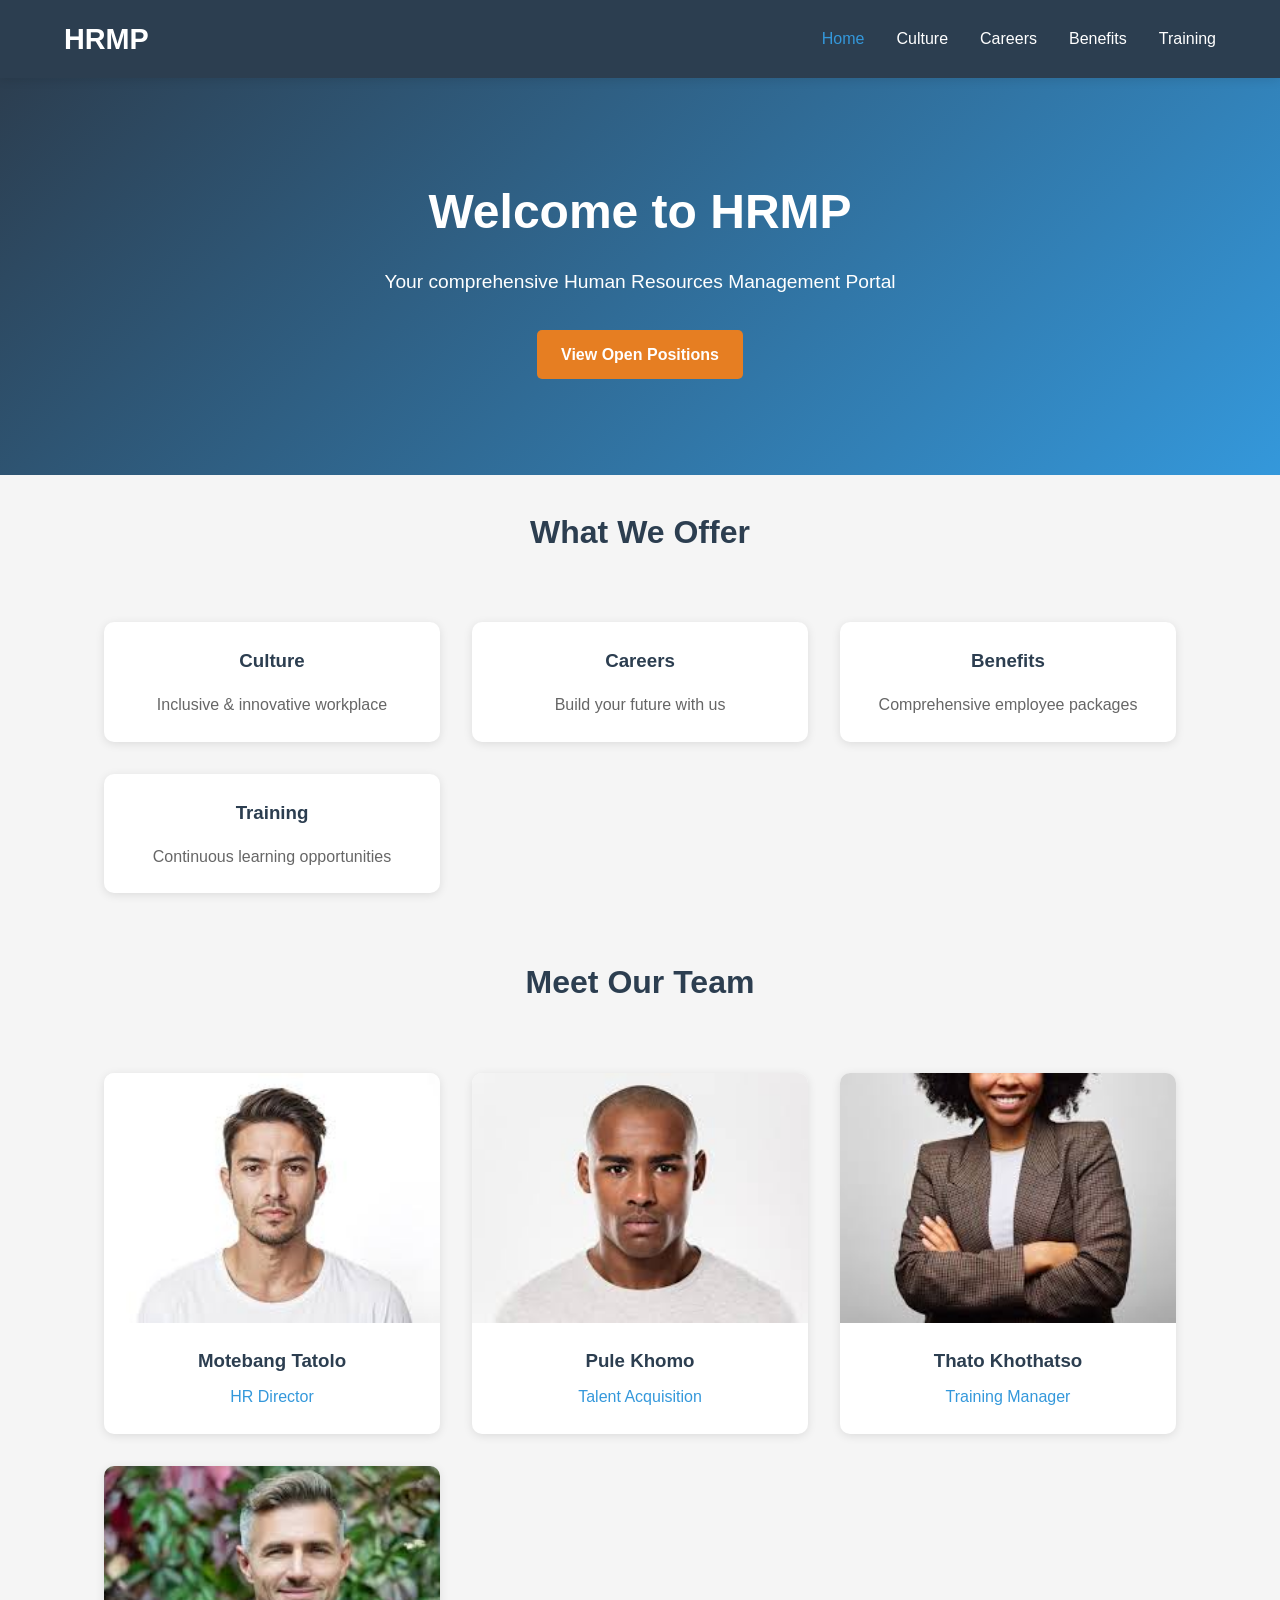
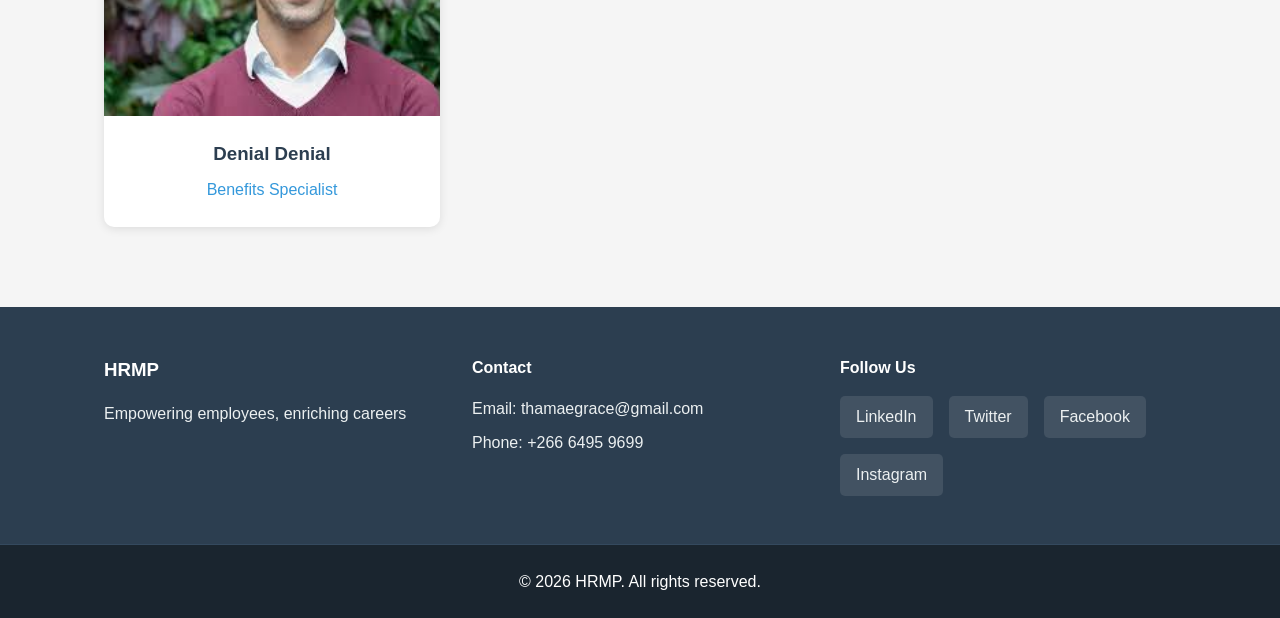
<file: index.html>
<!DOCTYPE html>
<html lang="en">
<head>
  <meta charset="UTF-8">
  <meta name="viewport" content="width=device-width, initial-scale=1.0">
  <title>HRMP | Home - Human Resources Management Portal</title>
  <link rel="stylesheet" href="css/style.css">
</head>
<body>
  <header>
    <nav class="navbar">
      <h1 class="logo">HRMP</h1>
      <ul class="nav-links">
        <li><a href="index.html" class="active">Home</a></li>
        <li><a href="pages/culture.html">Culture</a></li>
        <li><a href="pages/careers.html">Careers</a></li>
        <li><a href="pages/benefits.html">Benefits</a></li>
        <li><a href="pages/training.html">Training</a></li>
      </ul>
      <button class="hamburger">☰</button>
    </nav>
  </header>

  <main>
    <section class="hero">
      <h1>Welcome to HRMP</h1>
      <p>Your comprehensive Human Resources Management Portal</p>
      <a href="pages/careers.html" class="btn-primary">View Open Positions</a>
    </section>

    <section class="features">
      <h2>What We Offer</h2>
      <div class="features-grid">
        <div class="card"><h3>Culture</h3><p>Inclusive & innovative workplace</p></div>
        <div class="card"><h3>Careers</h3><p>Build your future with us</p></div>
        <div class="card"><h3>Benefits</h3><p>Comprehensive employee packages</p></div>
        <div class="card"><h3>Training</h3><p>Continuous learning opportunities</p></div>
      </div>
    </section>

    <section class="staff">
      <h2>Meet Our Team</h2>
      <div class="staff-grid">
        <div class="staff-card"><img src="images/staff1.jpg" alt="Motebang Tatolo - HR Director" onerror="this.src='https://via.placeholder.com/300x300?text=Motebang+Tatolo'"><h3>Motebang Tatolo</h3><p>HR Director</p></div>
        <div class="staff-card"><img src="images/staff2.jpg" alt="Pule Khomo - Talent Acquisition" onerror="this.src='https://via.placeholder.com/300x300?text=Pule+Khomo'"><h3>Pule Khomo</h3><p>Talent Acquisition</p></div>
        <div class="staff-card"><img src="images/staff3.jpg" alt="Thato Khothatso - Training Manager" onerror="this.src='https://via.placeholder.com/300x300?text=Thato+Khothatso'"><h3>Thato Khothatso</h3><p>Training Manager</p></div>
        <div class="staff-card"><img src="images/staff4.jpg" alt="Denial Denial - Benefits Specialist" onerror="this.src='https://via.placeholder.com/300x300?text=Denial+Denial'"><h3>Denial Denial</h3><p>Benefits Specialist</p></div>
      </div>
    </section>
  </main>

  <footer>
    <div class="footer-content">
      <div class="footer-section">
        <h3>HRMP</h3>
        <p>Empowering employees, enriching careers</p>
      </div>
      <div class="footer-section">
        <h4>Contact</h4>
        <p>Email: thamaegrace@gmail.com</p>
        <p>Phone: +266 6495 9699</p>
      </div>
      <div class="footer-section">
        <h4>Follow Us</h4>
        <div class="social-links">
          <a href="#">LinkedIn</a>
          <a href="#">Twitter</a>
          <a href="#">Facebook</a>
          <a href="#">Instagram</a>
        </div>
      </div>
    </div>
    <div class="footer-bottom">
      <p>&copy; 2026 HRMP. All rights reserved.</p>
    </div>
  </footer>

  <script>
    const hamburger = document.querySelector('.hamburger');
    const navLinks = document.querySelector('.nav-links');
    hamburger.addEventListener('click', () => navLinks.classList.toggle('active'));
  </script>
</body>
</html>
</file>
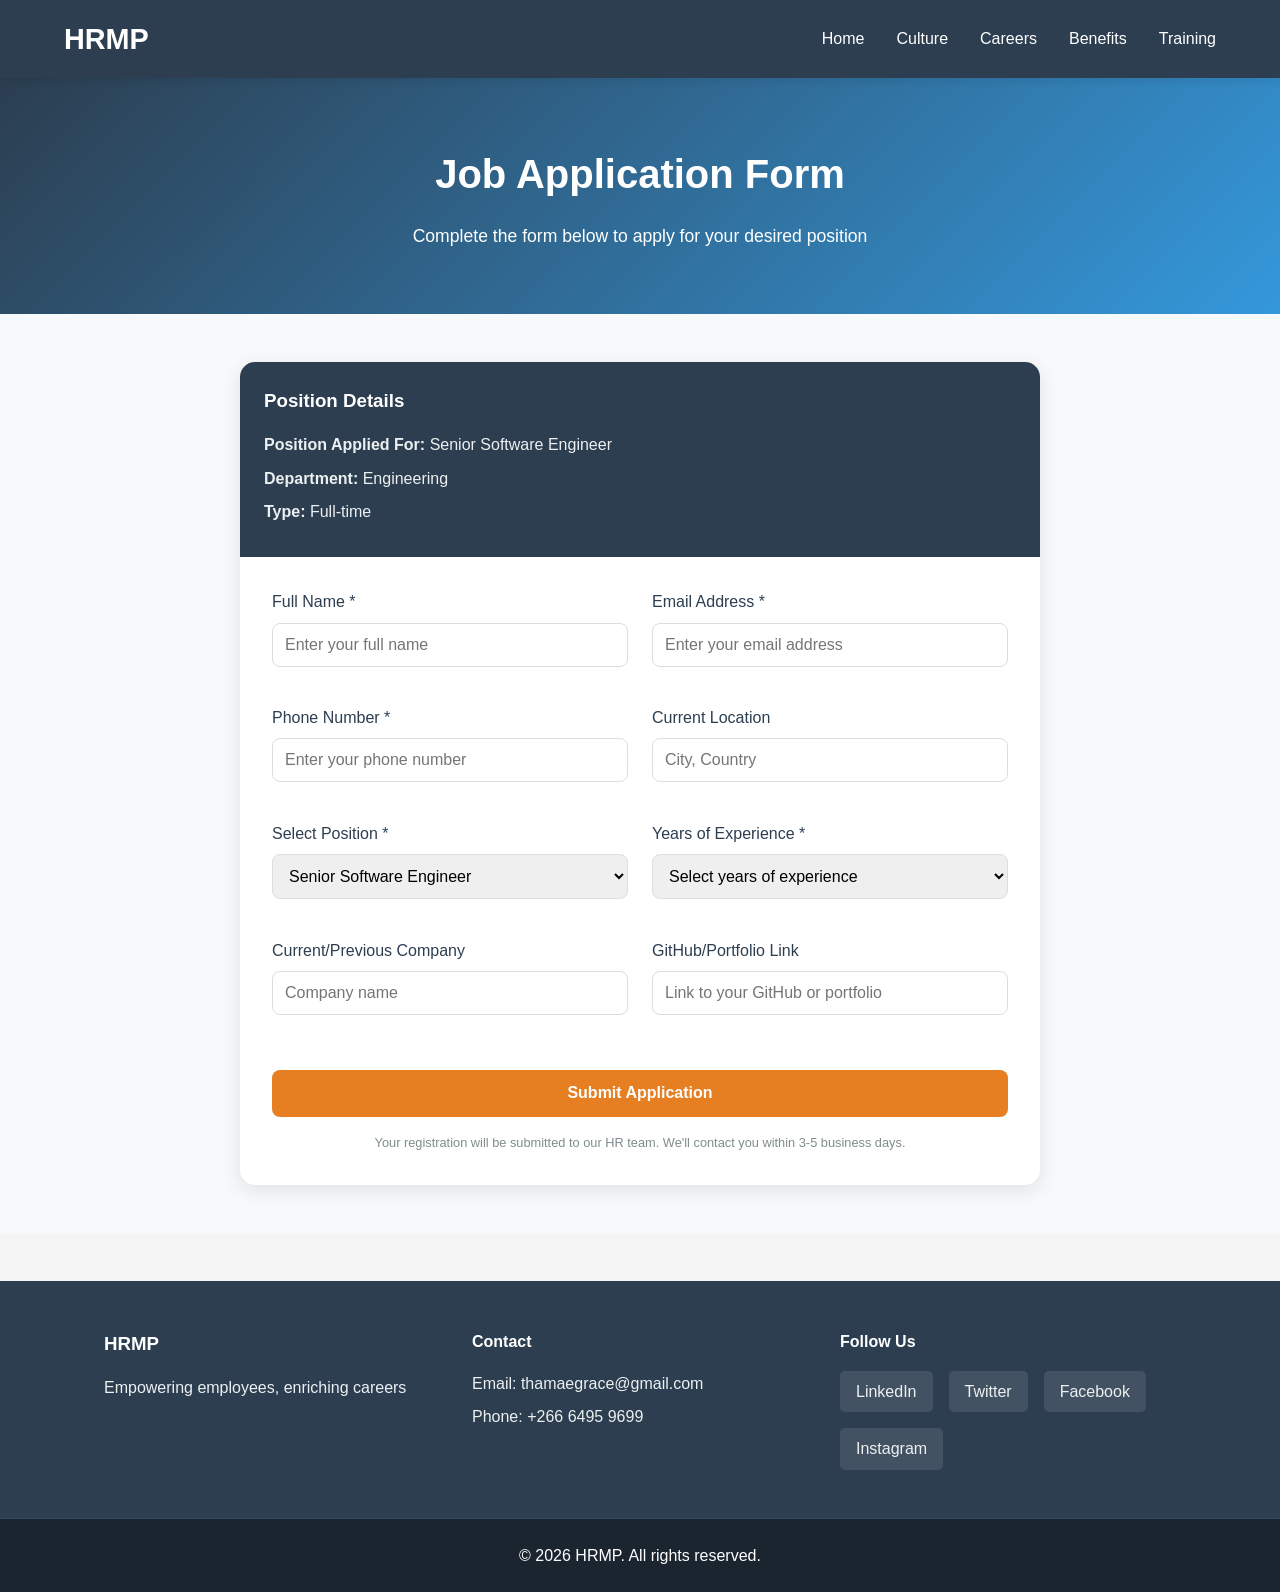
<file: apply.html>
<!DOCTYPE html>
<html lang="en">
<head>
  <meta charset="UTF-8">
  <meta name="viewport" content="width=device-width, initial-scale=1.0">
  <title>Apply Now | HRMP Careers</title>
  <link rel="stylesheet" href="css/style.css">
</head>
<body>
  <header>
    <nav class="navbar">
      <h1 class="logo">HRMP</h1>
      <ul class="nav-links">
        <li><a href="index.html">Home</a></li>
        <li><a href="pages/culture.html">Culture</a></li>
        <li><a href="pages/careers.html">Careers</a></li>
        <li><a href="pages/benefits.html">Benefits</a></li>
        <li><a href="pages/training.html">Training</a></li>
      </ul>
      <button class="hamburger">☰</button>
    </nav>
  </header>

  <main>
    <section class="page-header">
      <h1>Job Application Form</h1>
      <p>Complete the form below to apply for your desired position</p>
    </section>

    <section class="application-page">
      <div class="application-container">
        <div class="job-summary">
          <h3>Position Details</h3>
          <p><strong>Position Applied For:</strong> <span id="selectedJob">Senior Software Engineer</span></p>
          <p><strong>Department:</strong> <span id="selectedDept">Engineering</span></p>
          <p><strong>Type:</strong> Full-time</p>
        </div>

        <form class="application-form-page" action="#" method="post">
          <div class="form-row">
            <div class="form-group">
              <label>Full Name *</label>
              <input type="text" placeholder="Enter your full name">
            </div>
            <div class="form-group">
              <label>Email Address *</label>
              <input type="email" placeholder="Enter your email address">
            </div>
          </div>

          <div class="form-row">
            <div class="form-group">
              <label>Phone Number *</label>
              <input type="tel" placeholder="Enter your phone number">
            </div>
            <div class="form-group">
              <label>Current Location</label>
              <input type="text" placeholder="City, Country">
            </div>
          </div>

          <div class="form-row">
            <div class="form-group">
              <label>Select Position *</label>
              <select id="positionSelect" onchange="updateJobDetails()">
                <option value="Senior Software Engineer|Engineering">Senior Software Engineer</option>
                <option value="HR Business Partner|Human Resources">HR Business Partner</option>
                <option value="Marketing Specialist|Marketing">Marketing Specialist</option>
                <option value="Product Manager|Product">Product Manager</option>
                <option value="Data Analyst|Analytics">Data Analyst</option>
                <option value="UX/UI Designer|Design">UX/UI Designer</option>
              </select>
            </div>
            <div class="form-group">
              <label>Years of Experience *</label>
              <select>
                <option>Select years of experience</option>
                <option>0-1 years</option>
                <option>1-3 years</option>
                <option>3-5 years</option>
                <option>5-7 years</option>
                <option>7-10 years</option>
                <option>10+ years</option>
              </select>
            </div>
          </div>

          <div class="form-row">
            <div class="form-group">
              <label>Current/Previous Company</label>
              <input type="text" placeholder="Company name">
            </div>
            <div class="form-group" id="additionalField">
              <label>Additional Link (Portfolio/GitHub/Work Samples)</label>
              <input type="text" placeholder="Link to your portfolio, GitHub, or work samples">
            </div>
          </div>

          <button type="submit" class="submit-btn">Submit Application</button>
          <p class="form-note">Your registration will be submitted to our HR team. We'll contact you within 3-5 business days.</p>
        </form>
      </div>
    </section>
  </main>

  <footer>
    <div class="footer-content">
      <div class="footer-section">
        <h3>HRMP</h3>
        <p>Empowering employees, enriching careers</p>
      </div>
      <div class="footer-section">
        <h4>Contact</h4>
        <p>Email: thamaegrace@gmail.com</p>
        <p>Phone: +266 6495 9699</p>
      </div>
      <div class="footer-section">
        <h4>Follow Us</h4>
        <div class="social-links">
          <a href="#">LinkedIn</a>
          <a href="#">Twitter</a>
          <a href="#">Facebook</a>
          <a href="#">Instagram</a>
        </div>
      </div>
    </div>
    <div class="footer-bottom">
      <p>&copy; 2026 HRMP. All rights reserved.</p>
    </div>
  </footer>

  <script>
    // Get job from URL parameter
    function getJobFromURL() {
      const urlParams = new URLSearchParams(window.location.search);
      const job = urlParams.get('job');
      if (job) {
        return decodeURIComponent(job);
      }
      return null;
    }

    // Update form based on selected job
    function updateJobDetails() {
      const select = document.getElementById('positionSelect');
      const selectedValue = select.value;
      const [jobTitle, department] = selectedValue.split('|');
      
      document.getElementById('selectedJob').textContent = jobTitle;
      document.getElementById('selectedDept').textContent = department;
      
      // Update additional field label based on job
      const additionalField = document.getElementById('additionalField');
      if (jobTitle === 'Senior Software Engineer') {
        additionalField.innerHTML = '<label>GitHub/Portfolio Link</label><input type="text" placeholder="Link to your GitHub or portfolio">';
      } else if (jobTitle === 'Marketing Specialist') {
        additionalField.innerHTML = '<label>Portfolio/Work Samples Link</label><input type="text" placeholder="Link to your portfolio or work samples">';
      } else if (jobTitle === 'Product Manager') {
        additionalField.innerHTML = '<label>Portfolio/Product Examples Link</label><input type="text" placeholder="Link to products you\'ve managed">';
      } else if (jobTitle === 'Data Analyst') {
        additionalField.innerHTML = '<label>GitHub/Portfolio Link</label><input type="text" placeholder="Link to your data projects">';
      } else if (jobTitle === 'UX/UI Designer') {
        additionalField.innerHTML = '<label>Portfolio Link *</label><input type="text" placeholder="Link to your design portfolio">';
      } else if (jobTitle === 'HR Business Partner') {
        additionalField.innerHTML = '<label>HR Certification (if any)</label><input type="text" placeholder="SHRM, PHR, CIPD, etc.">';
      }
    }

    // Set initial job from URL
    window.onload = function() {
      const jobFromURL = getJobFromURL();
      if (jobFromURL) {
        const select = document.getElementById('positionSelect');
        for(let i = 0; i < select.options.length; i++) {
          if(select.options[i].text === jobFromURL) {
            select.selectedIndex = i;
            break;
          }
        }
      }
      updateJobDetails();
    };

    const hamburger = document.querySelector('.hamburger');
    const navLinks = document.querySelector('.nav-links');
    hamburger.addEventListener('click', () => navLinks.classList.toggle('active'));
  </script>
</body>
</html>
</file>
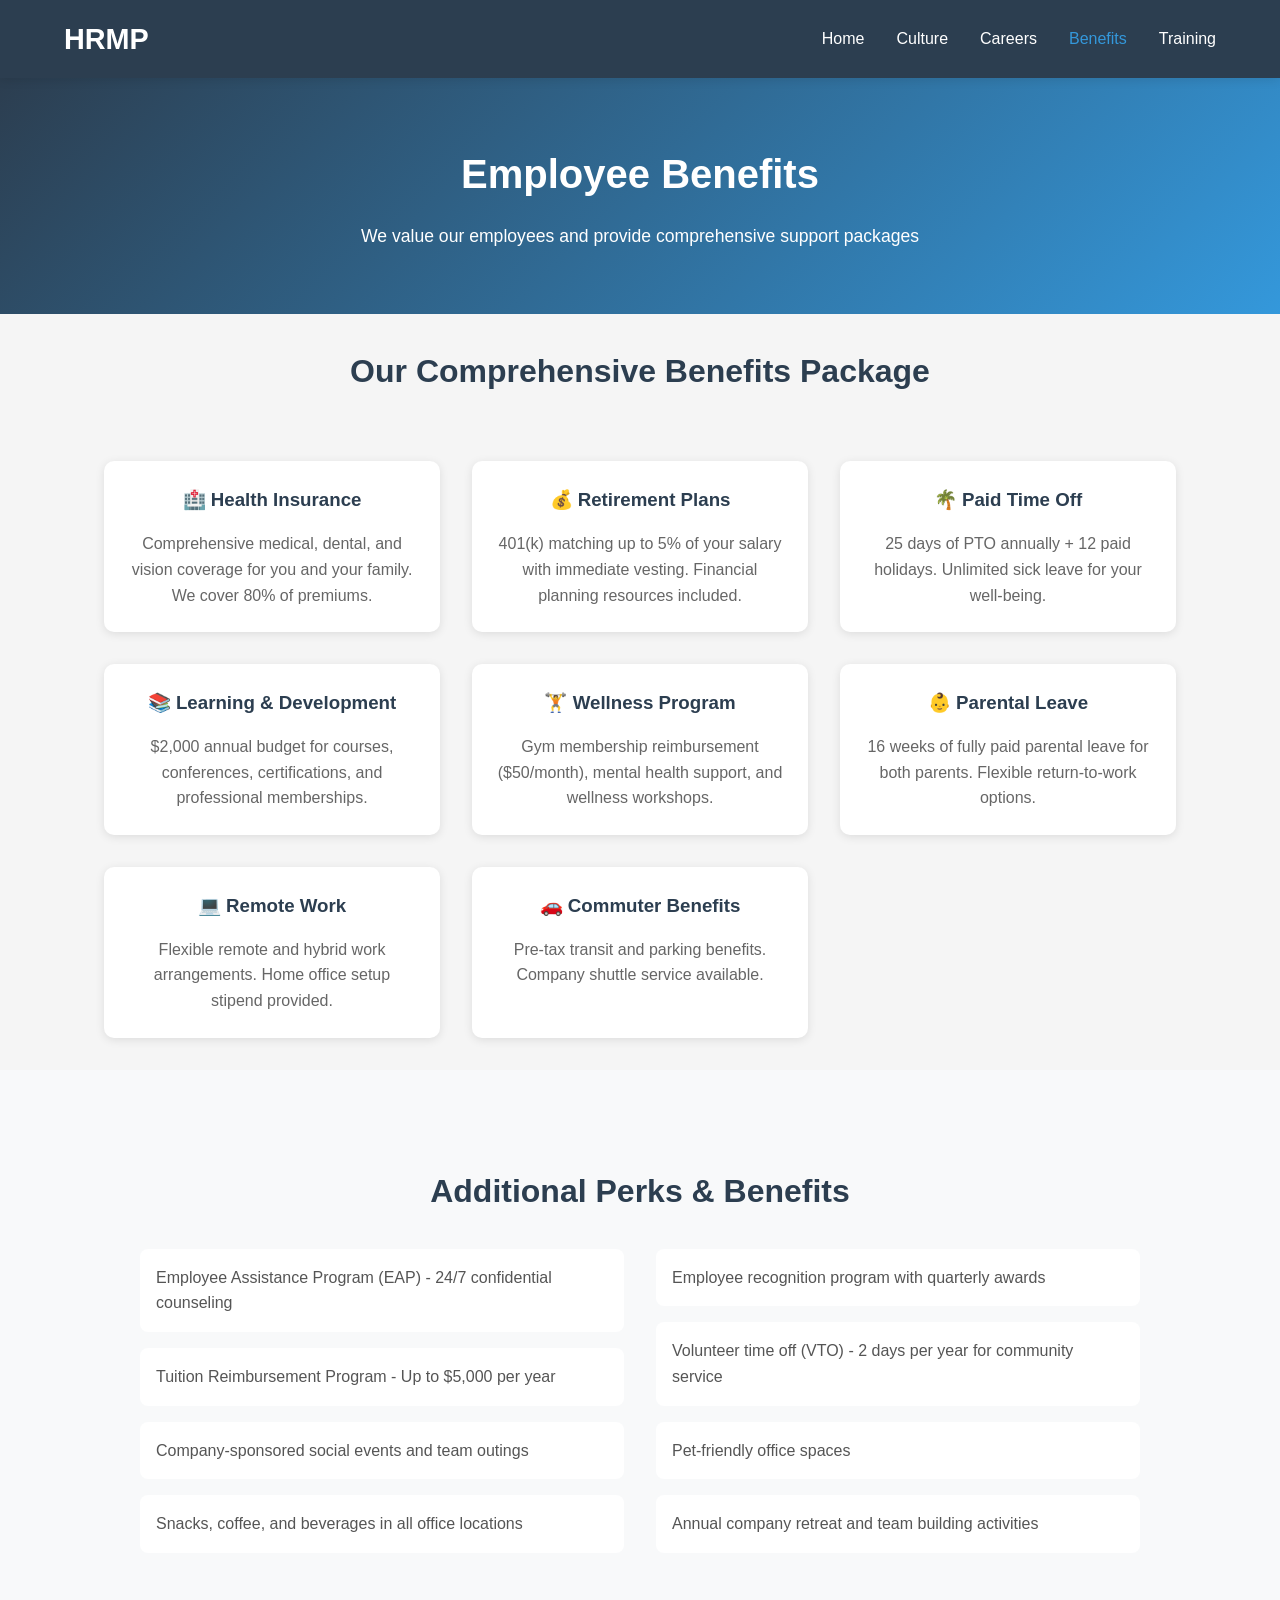
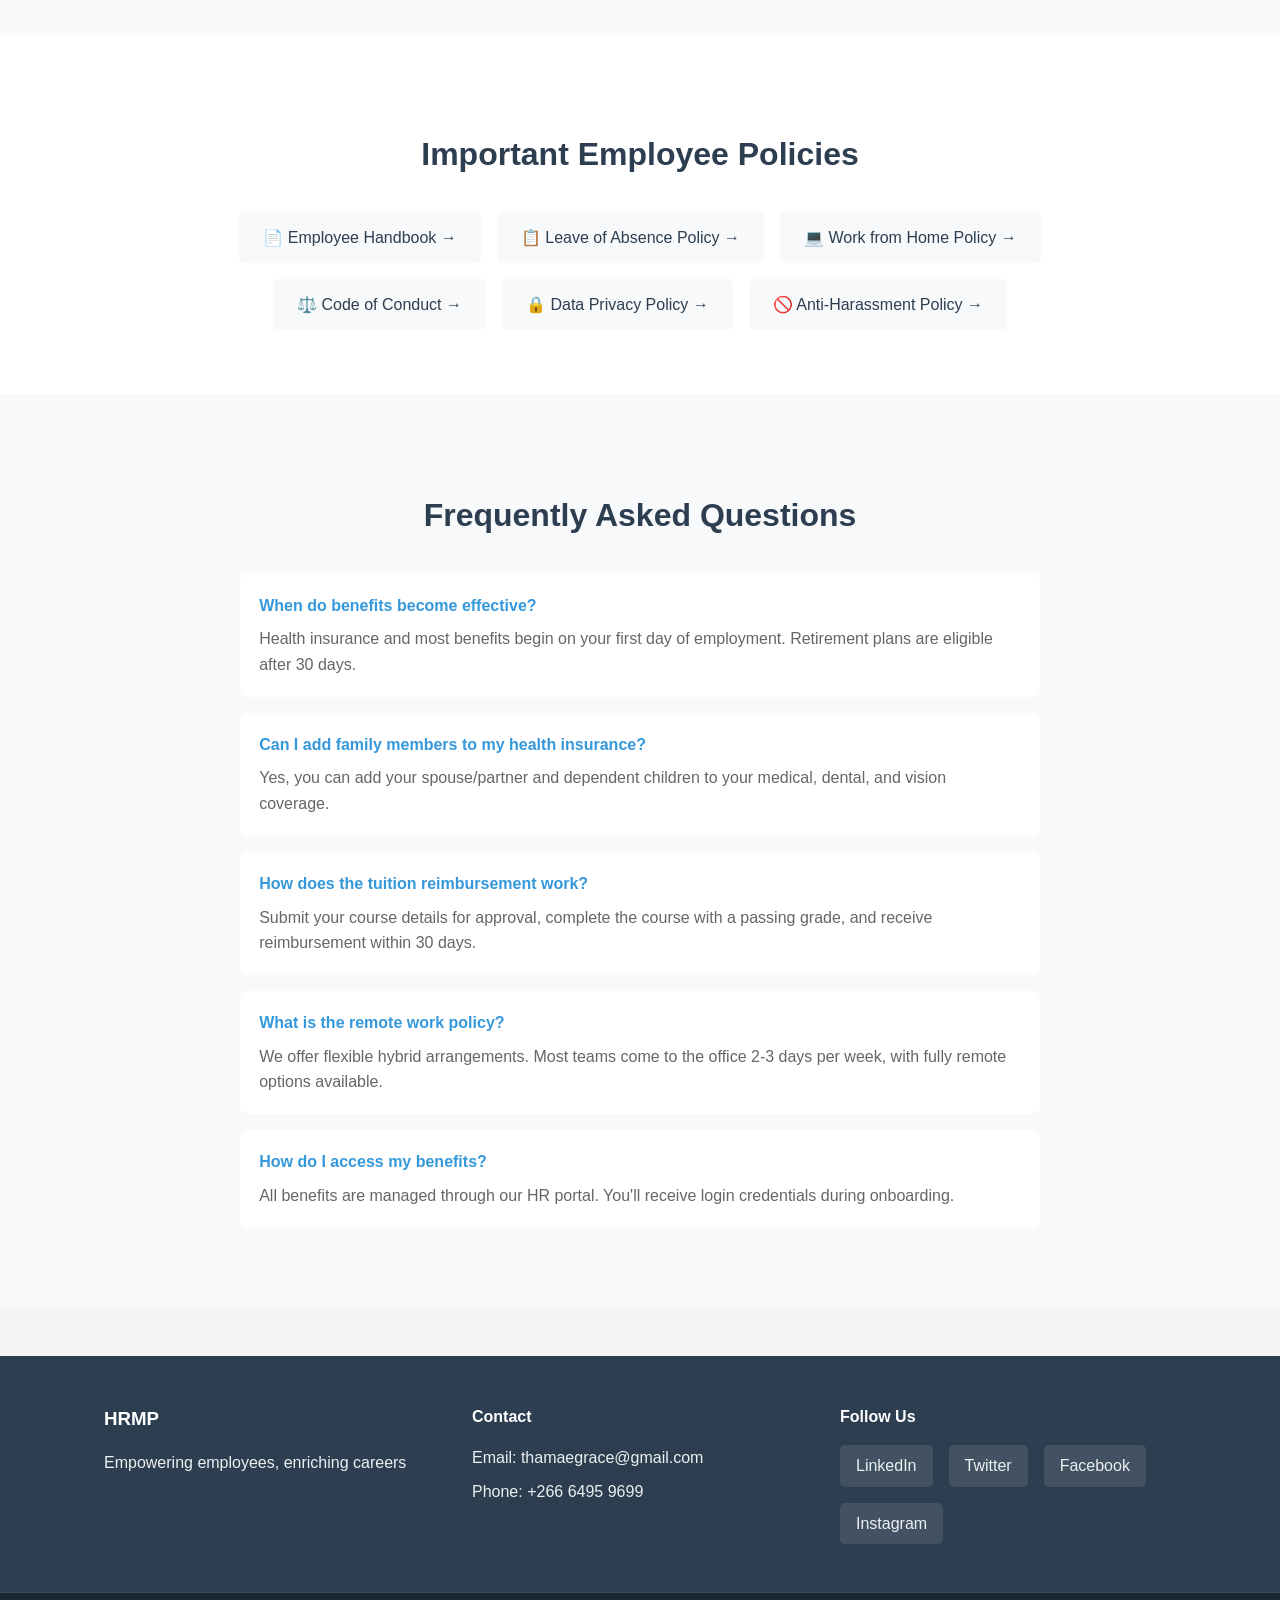
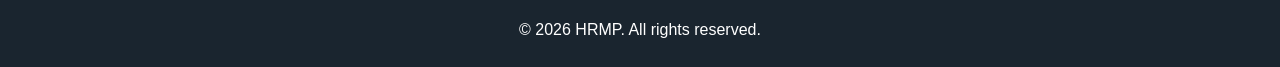
<file: pages/benefits.html>
<!DOCTYPE html>
<html lang="en">
<head>
  <meta charset="UTF-8">
  <meta name="viewport" content="width=device-width, initial-scale=1.0">
  <title>HRMP | Employee Benefits</title>
  <link rel="stylesheet" href="../css/style.css">
</head>
<body>
  <header>
    <nav class="navbar">
      <h1 class="logo">HRMP</h1>
      <ul class="nav-links">
        <li><a href="../index.html">Home</a></li>
        <li><a href="culture.html">Culture</a></li>
        <li><a href="careers.html">Careers</a></li>
        <li><a href="benefits.html" class="active">Benefits</a></li>
        <li><a href="training.html">Training</a></li>
      </ul>
      <button class="hamburger">☰</button>
    </nav>
  </header>

  <main>
    <section class="page-header">
      <h1>Employee Benefits</h1>
      <p>We value our employees and provide comprehensive support packages</p>
    </section>

    <section class="benefits-showcase">
      <h2>Our Comprehensive Benefits Package</h2>
      <div class="benefits-grid">
        <div class="benefit-card">
          <h3>🏥 Health Insurance</h3>
          <p>Comprehensive medical, dental, and vision coverage for you and your family. We cover 80% of premiums.</p>
        </div>
        <div class="benefit-card">
          <h3>💰 Retirement Plans</h3>
          <p>401(k) matching up to 5% of your salary with immediate vesting. Financial planning resources included.</p>
        </div>
        <div class="benefit-card">
          <h3>🌴 Paid Time Off</h3>
          <p>25 days of PTO annually + 12 paid holidays. Unlimited sick leave for your well-being.</p>
        </div>
        <div class="benefit-card">
          <h3>📚 Learning & Development</h3>
          <p>$2,000 annual budget for courses, conferences, certifications, and professional memberships.</p>
        </div>
        <div class="benefit-card">
          <h3>🏋️ Wellness Program</h3>
          <p>Gym membership reimbursement ($50/month), mental health support, and wellness workshops.</p>
        </div>
        <div class="benefit-card">
          <h3>👶 Parental Leave</h3>
          <p>16 weeks of fully paid parental leave for both parents. Flexible return-to-work options.</p>
        </div>
        <div class="benefit-card">
          <h3>💻 Remote Work</h3>
          <p>Flexible remote and hybrid work arrangements. Home office setup stipend provided.</p>
        </div>
        <div class="benefit-card">
          <h3>🚗 Commuter Benefits</h3>
          <p>Pre-tax transit and parking benefits. Company shuttle service available.</p>
        </div>
      </div>
    </section>

    <section class="benefits-details">
      <h2>Additional Perks & Benefits</h2>
      <ul class="perks-list">
        <li>Employee Assistance Program (EAP) - 24/7 confidential counseling</li>
        <li>Tuition Reimbursement Program - Up to $5,000 per year</li>
        <li>Company-sponsored social events and team outings</li>
        <li>Snacks, coffee, and beverages in all office locations</li>
        <li>Employee recognition program with quarterly awards</li>
        <li>Volunteer time off (VTO) - 2 days per year for community service</li>
        <li>Pet-friendly office spaces</li>
        <li>Annual company retreat and team building activities</li>
      </ul>
    </section>

    <section class="policy-links">
      <h2>Important Employee Policies</h2>
      <div class="policy-list">
        <a href="#" class="policy-link">📄 Employee Handbook →</a>
        <a href="#" class="policy-link">📋 Leave of Absence Policy →</a>
        <a href="#" class="policy-link">💻 Work from Home Policy →</a>
        <a href="#" class="policy-link">⚖️ Code of Conduct →</a>
        <a href="#" class="policy-link">🔒 Data Privacy Policy →</a>
        <a href="#" class="policy-link">🚫 Anti-Harassment Policy →</a>
      </div>
    </section>

    <section class="benefits-faq">
      <h2>Frequently Asked Questions</h2>
      <div class="faq-list">
        <div class="faq-item">
          <h3>When do benefits become effective?</h3>
          <p>Health insurance and most benefits begin on your first day of employment. Retirement plans are eligible after 30 days.</p>
        </div>
        <div class="faq-item">
          <h3>Can I add family members to my health insurance?</h3>
          <p>Yes, you can add your spouse/partner and dependent children to your medical, dental, and vision coverage.</p>
        </div>
        <div class="faq-item">
          <h3>How does the tuition reimbursement work?</h3>
          <p>Submit your course details for approval, complete the course with a passing grade, and receive reimbursement within 30 days.</p>
        </div>
        <div class="faq-item">
          <h3>What is the remote work policy?</h3>
          <p>We offer flexible hybrid arrangements. Most teams come to the office 2-3 days per week, with fully remote options available.</p>
        </div>
        <div class="faq-item">
          <h3>How do I access my benefits?</h3>
          <p>All benefits are managed through our HR portal. You'll receive login credentials during onboarding.</p>
        </div>
      </div>
    </section>
  </main>

  <footer>
    <div class="footer-content">
      <div class="footer-section">
        <h3>HRMP</h3>
        <p>Empowering employees, enriching careers</p>
      </div>
      <div class="footer-section">
        <h4>Contact</h4>
        <p>Email: thamaegrace@gmail.com</p>
        <p>Phone: +266 6495 9699</p>
      </div>
      <div class="footer-section">
        <h4>Follow Us</h4>
        <div class="social-links">
          <a href="#">LinkedIn</a>
          <a href="#">Twitter</a>
          <a href="#">Facebook</a>
          <a href="#">Instagram</a>
        </div>
      </div>
    </div>
    <div class="footer-bottom">
      <p>&copy; 2026 HRMP. All rights reserved.</p>
    </div>
  </footer>

  <script>
    const hamburger = document.querySelector('.hamburger');
    const navLinks = document.querySelector('.nav-links');
    hamburger.addEventListener('click', () => navLinks.classList.toggle('active'));
  </script>
</body>
</html>
</file>
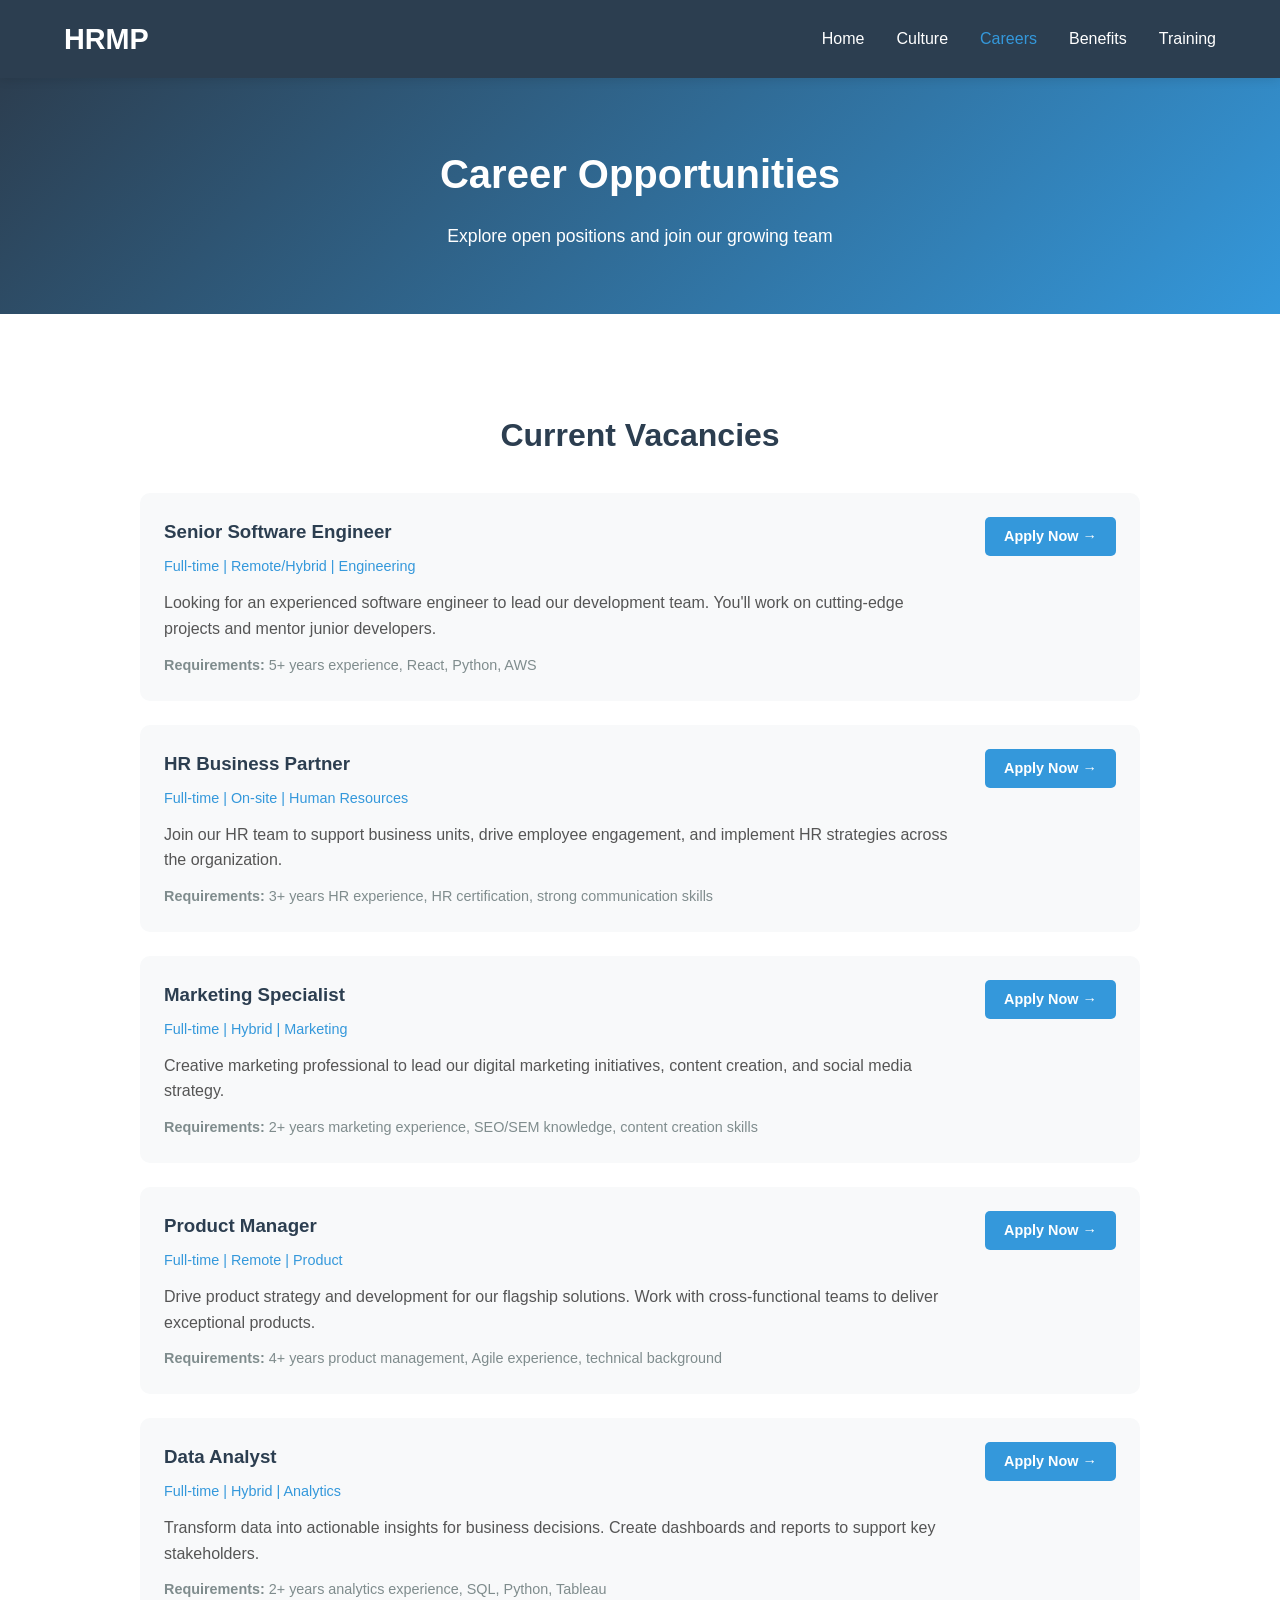
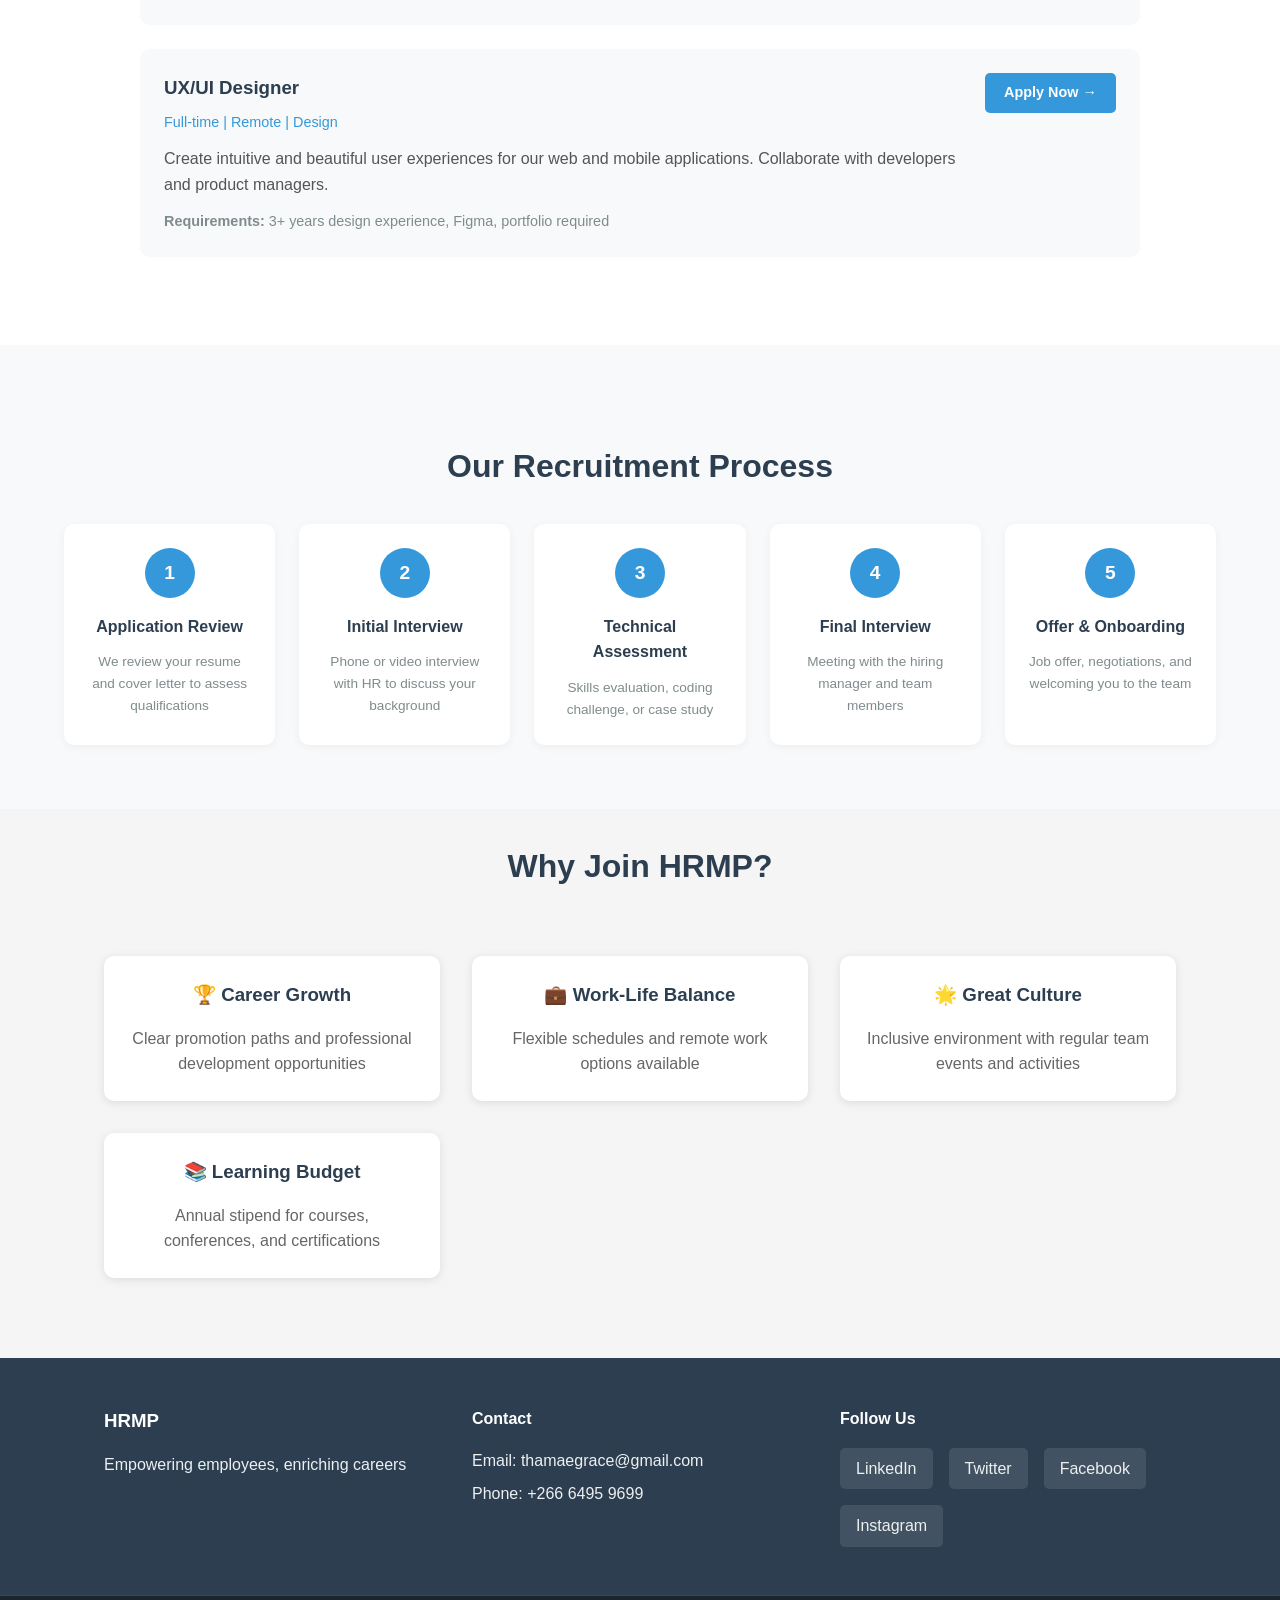
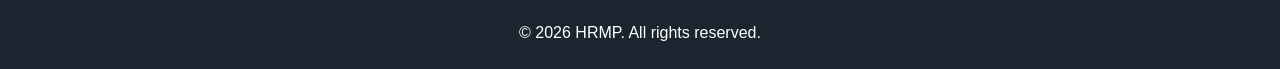
<file: pages/careers.html>
<!DOCTYPE html>
<html lang="en">
<head>
  <meta charset="UTF-8">
  <meta name="viewport" content="width=device-width, initial-scale=1.0">
  <title>HRMP | Careers & Opportunities</title>
  <link rel="stylesheet" href="../css/style.css">
</head>
<body>
  <header>
    <nav class="navbar">
      <h1 class="logo">HRMP</h1>
      <ul class="nav-links">
        <li><a href="../index.html">Home</a></li>
        <li><a href="culture.html">Culture</a></li>
        <li><a href="careers.html" class="active">Careers</a></li>
        <li><a href="benefits.html">Benefits</a></li>
        <li><a href="training.html">Training</a></li>
      </ul>
      <button class="hamburger">☰</button>
    </nav>
  </header>

  <main>
    <section class="page-header">
      <h1>Career Opportunities</h1>
      <p>Explore open positions and join our growing team</p>
    </section>

    <section class="job-listings">
      <h2>Current Vacancies</h2>
      <div class="job-list">
        <div class="job-item">
          <div class="job-info">
            <h3>Senior Software Engineer</h3>
            <p class="job-type">Full-time | Remote/Hybrid | Engineering</p>
            <p class="job-description">Looking for an experienced software engineer to lead our development team. You'll work on cutting-edge projects and mentor junior developers.</p>
            <p class="job-requirements"><strong>Requirements:</strong> 5+ years experience, React, Python, AWS</p>
          </div>
          <a href="../apply.html?job=Senior%20Software%20Engineer" class="btn-apply">Apply Now →</a>
        </div>

        <div class="job-item">
          <div class="job-info">
            <h3>HR Business Partner</h3>
            <p class="job-type">Full-time | On-site | Human Resources</p>
            <p class="job-description">Join our HR team to support business units, drive employee engagement, and implement HR strategies across the organization.</p>
            <p class="job-requirements"><strong>Requirements:</strong> 3+ years HR experience, HR certification, strong communication skills</p>
          </div>
          <a href="../apply.html?job=HR%20Business%20Partner" class="btn-apply">Apply Now →</a>
        </div>

        <div class="job-item">
          <div class="job-info">
            <h3>Marketing Specialist</h3>
            <p class="job-type">Full-time | Hybrid | Marketing</p>
            <p class="job-description">Creative marketing professional to lead our digital marketing initiatives, content creation, and social media strategy.</p>
            <p class="job-requirements"><strong>Requirements:</strong> 2+ years marketing experience, SEO/SEM knowledge, content creation skills</p>
          </div>
          <a href="../apply.html?job=Marketing%20Specialist" class="btn-apply">Apply Now →</a>
        </div>

        <div class="job-item">
          <div class="job-info">
            <h3>Product Manager</h3>
            <p class="job-type">Full-time | Remote | Product</p>
            <p class="job-description">Drive product strategy and development for our flagship solutions. Work with cross-functional teams to deliver exceptional products.</p>
            <p class="job-requirements"><strong>Requirements:</strong> 4+ years product management, Agile experience, technical background</p>
          </div>
          <a href="../apply.html?job=Product%20Manager" class="btn-apply">Apply Now →</a>
        </div>

        <div class="job-item">
          <div class="job-info">
            <h3>Data Analyst</h3>
            <p class="job-type">Full-time | Hybrid | Analytics</p>
            <p class="job-description">Transform data into actionable insights for business decisions. Create dashboards and reports to support key stakeholders.</p>
            <p class="job-requirements"><strong>Requirements:</strong> 2+ years analytics experience, SQL, Python, Tableau</p>
          </div>
          <a href="../apply.html?job=Data%20Analyst" class="btn-apply">Apply Now →</a>
        </div>

        <div class="job-item">
          <div class="job-info">
            <h3>UX/UI Designer</h3>
            <p class="job-type">Full-time | Remote | Design</p>
            <p class="job-description">Create intuitive and beautiful user experiences for our web and mobile applications. Collaborate with developers and product managers.</p>
            <p class="job-requirements"><strong>Requirements:</strong> 3+ years design experience, Figma, portfolio required</p>
          </div>
          <a href="../apply.html?job=UX%2FUI%20Designer" class="btn-apply">Apply Now →</a>
        </div>
      </div>
    </section>

    <section class="recruitment-process">
      <h2>Our Recruitment Process</h2>
      <div class="process-steps">
        <div class="step">
          <div class="step-number">1</div>
          <h3>Application Review</h3>
          <p>We review your resume and cover letter to assess qualifications</p>
        </div>
        <div class="step">
          <div class="step-number">2</div>
          <h3>Initial Interview</h3>
          <p>Phone or video interview with HR to discuss your background</p>
        </div>
        <div class="step">
          <div class="step-number">3</div>
          <h3>Technical Assessment</h3>
          <p>Skills evaluation, coding challenge, or case study</p>
        </div>
        <div class="step">
          <div class="step-number">4</div>
          <h3>Final Interview</h3>
          <p>Meeting with the hiring manager and team members</p>
        </div>
        <div class="step">
          <div class="step-number">5</div>
          <h3>Offer & Onboarding</h3>
          <p>Job offer, negotiations, and welcoming you to the team</p>
        </div>
      </div>
    </section>

    <section class="why-join">
      <h2>Why Join HRMP?</h2>
      <div class="benefits-grid">
        <div class="benefit-card">
          <h3>🏆 Career Growth</h3>
          <p>Clear promotion paths and professional development opportunities</p>
        </div>
        <div class="benefit-card">
          <h3>💼 Work-Life Balance</h3>
          <p>Flexible schedules and remote work options available</p>
        </div>
        <div class="benefit-card">
          <h3>🌟 Great Culture</h3>
          <p>Inclusive environment with regular team events and activities</p>
        </div>
        <div class="benefit-card">
          <h3>📚 Learning Budget</h3>
          <p>Annual stipend for courses, conferences, and certifications</p>
        </div>
      </div>
    </section>

  </main>

  <footer>
    <div class="footer-content">
      <div class="footer-section">
        <h3>HRMP</h3>
        <p>Empowering employees, enriching careers</p>
      </div>
      <div class="footer-section">
        <h4>Contact</h4>
        <p>Email: thamaegrace@gmail.com</p>
        <p>Phone: +266 6495 9699</p>
      </div>
      <div class="footer-section">
        <h4>Follow Us</h4>
        <div class="social-links">
          <a href="#">LinkedIn</a>
          <a href="#">Twitter</a>
          <a href="#">Facebook</a>
          <a href="#">Instagram</a>
        </div>
      </div>
    </div>
    <div class="footer-bottom">
      <p>&copy; 2026 HRMP. All rights reserved.</p>
    </div>
  </footer>

  <script>
    const hamburger = document.querySelector('.hamburger');
    const navLinks = document.querySelector('.nav-links');
    hamburger.addEventListener('click', () => navLinks.classList.toggle('active'));
  </script>
</body>
</html>
</file>
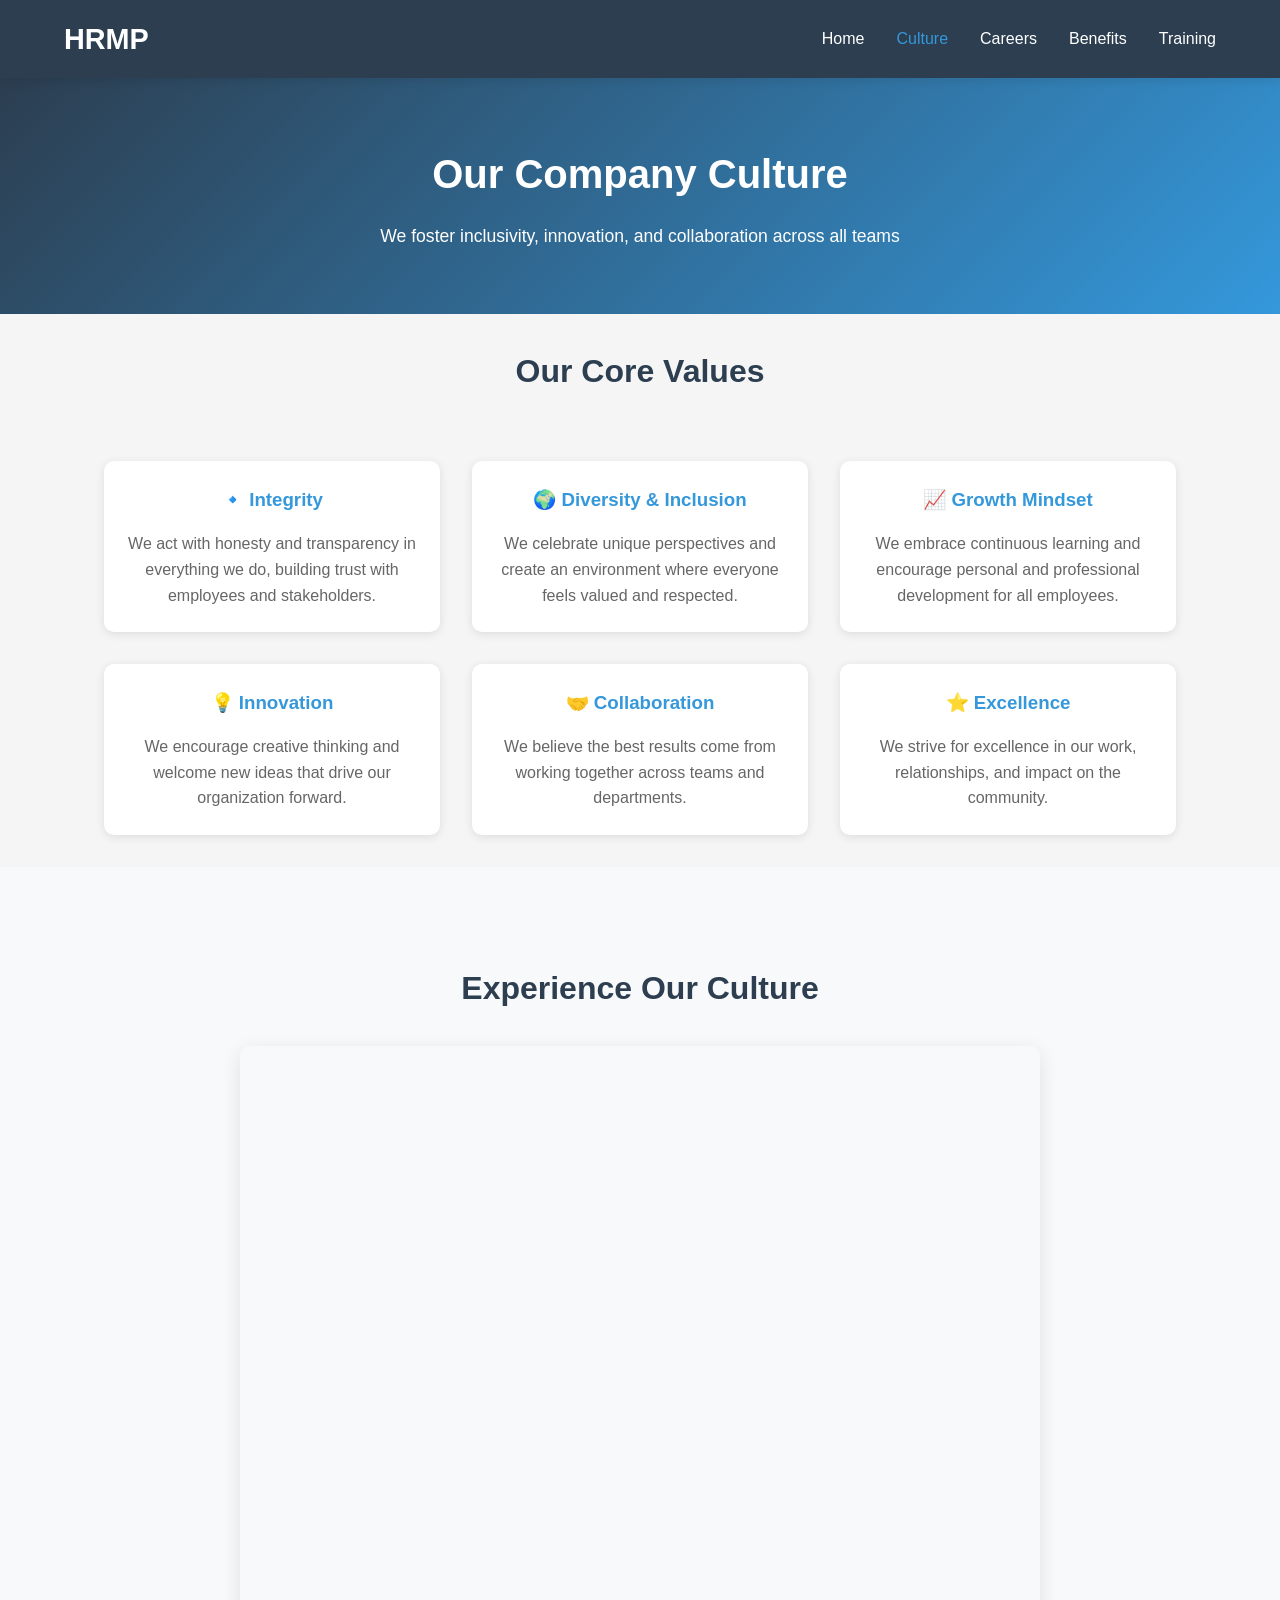
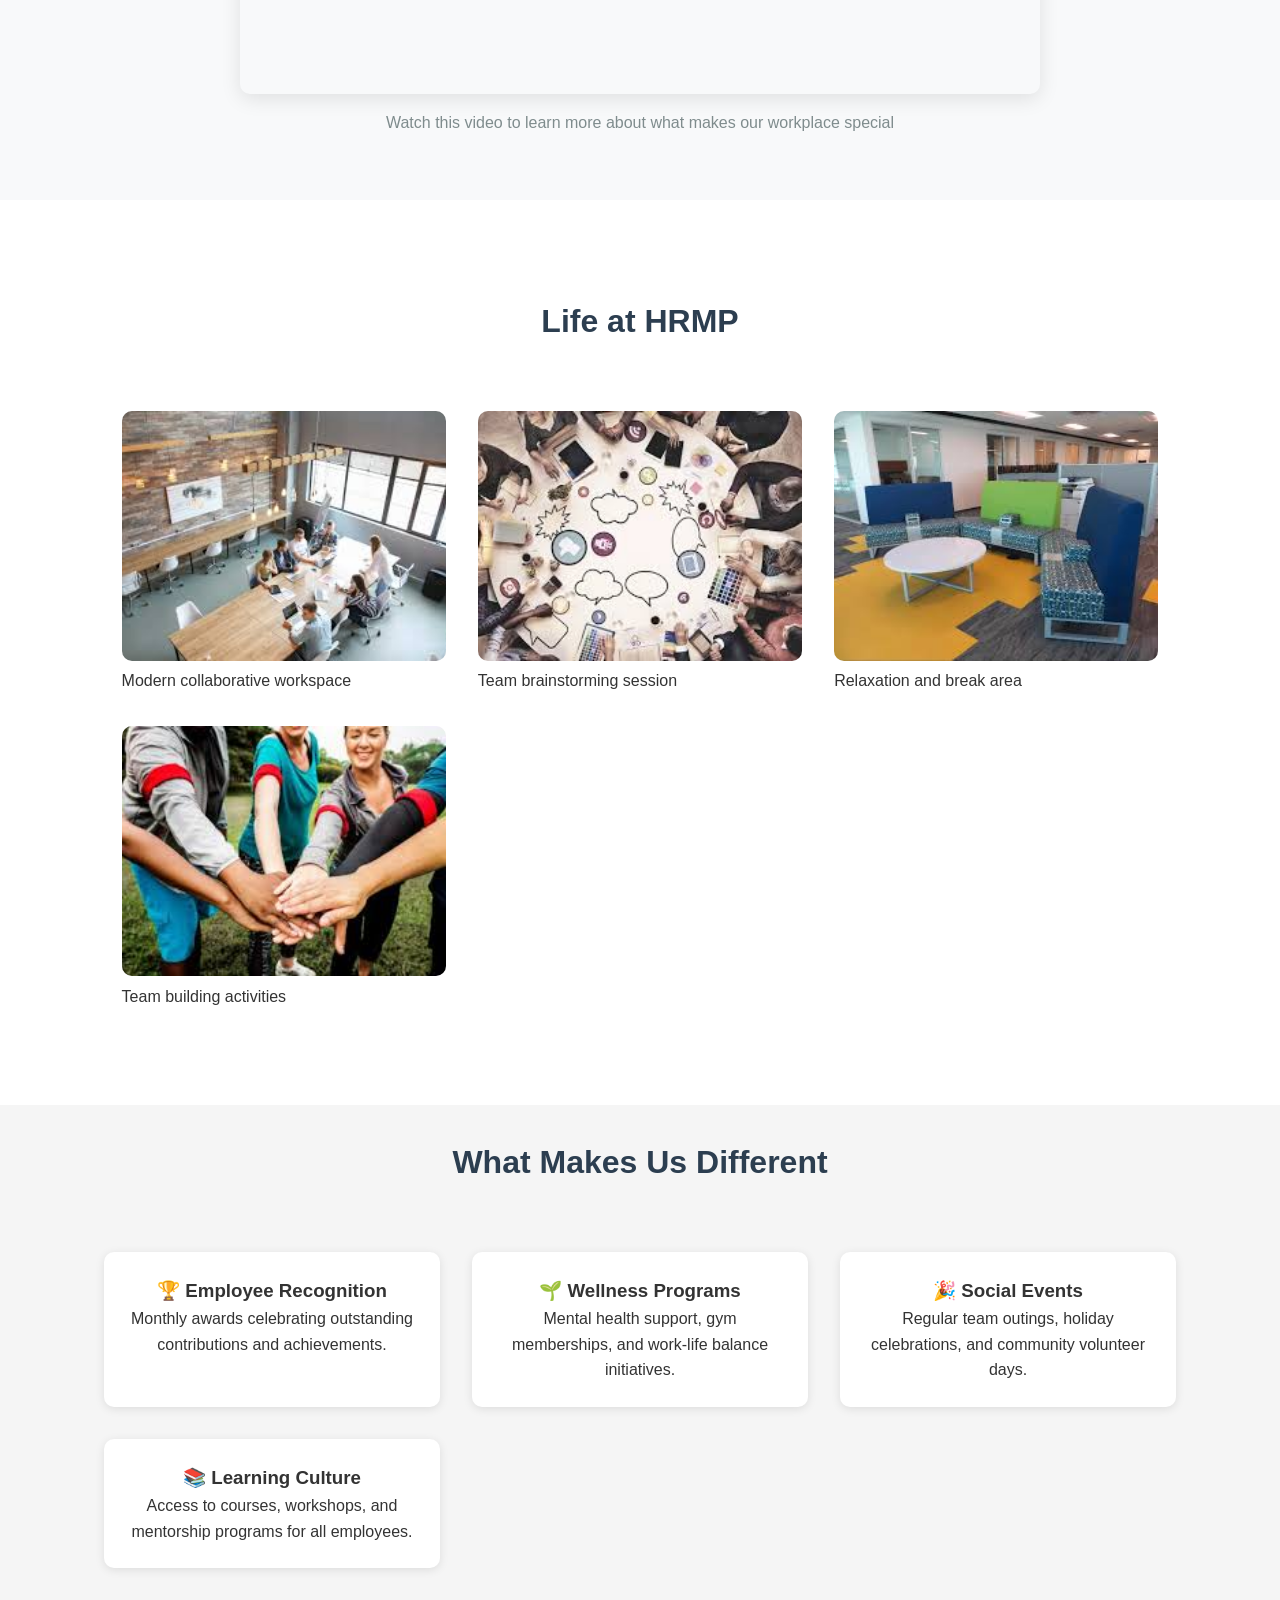
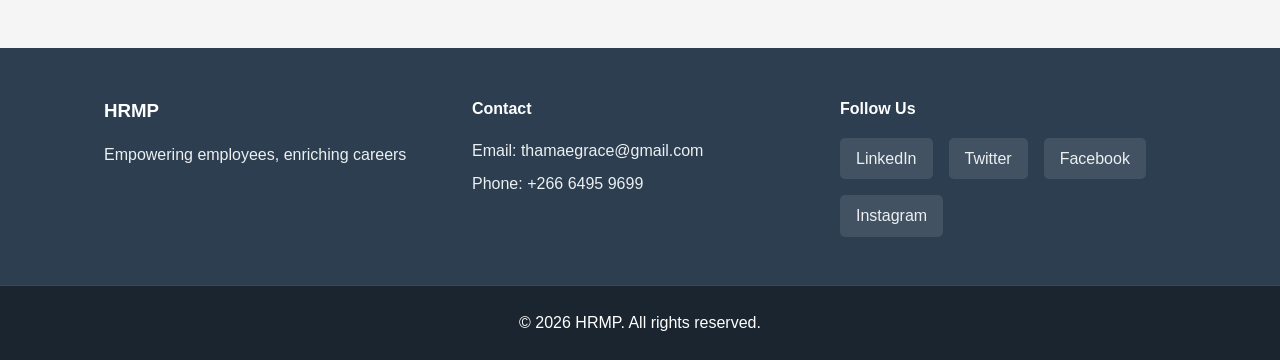
<file: pages/culture.html>
<!DOCTYPE html>
<html lang="en">
<head>
  <meta charset="UTF-8">
  <meta name="viewport" content="width=device-width, initial-scale=1.0">
  <title>HRMP | Company Culture</title>
  <link rel="stylesheet" href="../css/style.css">
</head>
<body>
  <header>
    <nav class="navbar">
      <h1 class="logo">HRMP</h1>
      <ul class="nav-links">
        <li><a href="../index.html">Home</a></li>
        <li><a href="culture.html" class="active">Culture</a></li>
        <li><a href="careers.html">Careers</a></li>
        <li><a href="benefits.html">Benefits</a></li>
        <li><a href="training.html">Training</a></li>
      </ul>
      <button class="hamburger">☰</button>
    </nav>
  </header>

  <main>
    <section class="page-header">
      <h1>Our Company Culture</h1>
      <p>We foster inclusivity, innovation, and collaboration across all teams</p>
    </section>

    <section class="culture-values">
      <h2>Our Core Values</h2>
      <div class="values-grid">
        <div class="value-card">
          <h3>🔹 Integrity</h3>
          <p>We act with honesty and transparency in everything we do, building trust with employees and stakeholders.</p>
        </div>
        <div class="value-card">
          <h3>🌍 Diversity & Inclusion</h3>
          <p>We celebrate unique perspectives and create an environment where everyone feels valued and respected.</p>
        </div>
        <div class="value-card">
          <h3>📈 Growth Mindset</h3>
          <p>We embrace continuous learning and encourage personal and professional development for all employees.</p>
        </div>
        <div class="value-card">
          <h3>💡 Innovation</h3>
          <p>We encourage creative thinking and welcome new ideas that drive our organization forward.</p>
        </div>
        <div class="value-card">
          <h3>🤝 Collaboration</h3>
          <p>We believe the best results come from working together across teams and departments.</p>
        </div>
        <div class="value-card">
          <h3>⭐ Excellence</h3>
          <p>We strive for excellence in our work, relationships, and impact on the community.</p>
        </div>
      </div>
    </section>

    <section class="culture-video">
      <h2>Experience Our Culture</h2>
      <div class="video-container">
        <iframe 
          width="560" 
          height="315" 
          src="https://www.youtube.com/embed/6hAWWjGv568?si=KKOG2OBajavpCWC3" 
          title="Company Culture Video" 
          frameborder="0" 
          allow="accelerometer; autoplay; clipboard-write; encrypted-media; gyroscope; picture-in-picture; web-share" 
          referrerpolicy="strict-origin-when-cross-origin" 
          allowfullscreen>
        </iframe>
      </div>
      <p class="video-caption">Watch this video to learn more about what makes our workplace special</p>
    </section>

    <section class="workplace-gallery">
      <h2>Life at HRMP</h2>
      <div class="gallery-grid">
        <div class="gallery-item">
          <img src="../images/office1.jpg" alt="Modern office space" onerror="this.src='https://via.placeholder.com/400x300?text=Office+Space'">
          <p class="gallery-caption">Modern collaborative workspace</p>
        </div>
        <div class="gallery-item">
          <img src="../images/office2.jpg" alt="Team collaboration" onerror="this.src='https://via.placeholder.com/400x300?text=Team+Collaboration'">
          <p class="gallery-caption">Team brainstorming session</p>
        </div>
        <div class="gallery-item">
          <img src="../images/office3.jpg" alt="Break room" onerror="this.src='https://via.placeholder.com/400x300?text=Break+Room'">
          <p class="gallery-caption">Relaxation and break area</p>
        </div>
        <div class="gallery-item">
          <img src="../images/office4.jpg" alt="Team building" onerror="this.src='https://via.placeholder.com/400x300?text=Team+Building'">
          <p class="gallery-caption">Team building activities</p>
        </div>
      </div>
    </section>

    <section class="culture-highlights">
      <h2>What Makes Us Different</h2>
      <div class="highlights-grid">
        <div class="highlight-card">
          <h3>🏆 Employee Recognition</h3>
          <p>Monthly awards celebrating outstanding contributions and achievements.</p>
        </div>
        <div class="highlight-card">
          <h3>🌱 Wellness Programs</h3>
          <p>Mental health support, gym memberships, and work-life balance initiatives.</p>
        </div>
        <div class="highlight-card">
          <h3>🎉 Social Events</h3>
          <p>Regular team outings, holiday celebrations, and community volunteer days.</p>
        </div>
        <div class="highlight-card">
          <h3>📚 Learning Culture</h3>
          <p>Access to courses, workshops, and mentorship programs for all employees.</p>
        </div>
      </div>
    </section>
  </main>

  <footer>
    <div class="footer-content">
      <div class="footer-section">
        <h3>HRMP</h3>
        <p>Empowering employees, enriching careers</p>
      </div>
      <div class="footer-section">
        <h4>Contact</h4>
        <p>Email: thamaegrace@gmail.com</p>
        <p>Phone: +266 6495 9699</p>
      </div>
      <div class="footer-section">
        <h4>Follow Us</h4>
        <div class="social-links">
          <a href="#">LinkedIn</a>
          <a href="#">Twitter</a>
          <a href="#">Facebook</a>
          <a href="#">Instagram</a>
        </div>
      </div>
    </div>
    <div class="footer-bottom">
      <p>&copy; 2026 HRMP. All rights reserved.</p>
    </div>
  </footer>

  <script>
    const hamburger = document.querySelector('.hamburger');
    const navLinks = document.querySelector('.nav-links');
    hamburger.addEventListener('click', () => navLinks.classList.toggle('active'));
  </script>
</body>
</html>
</file>
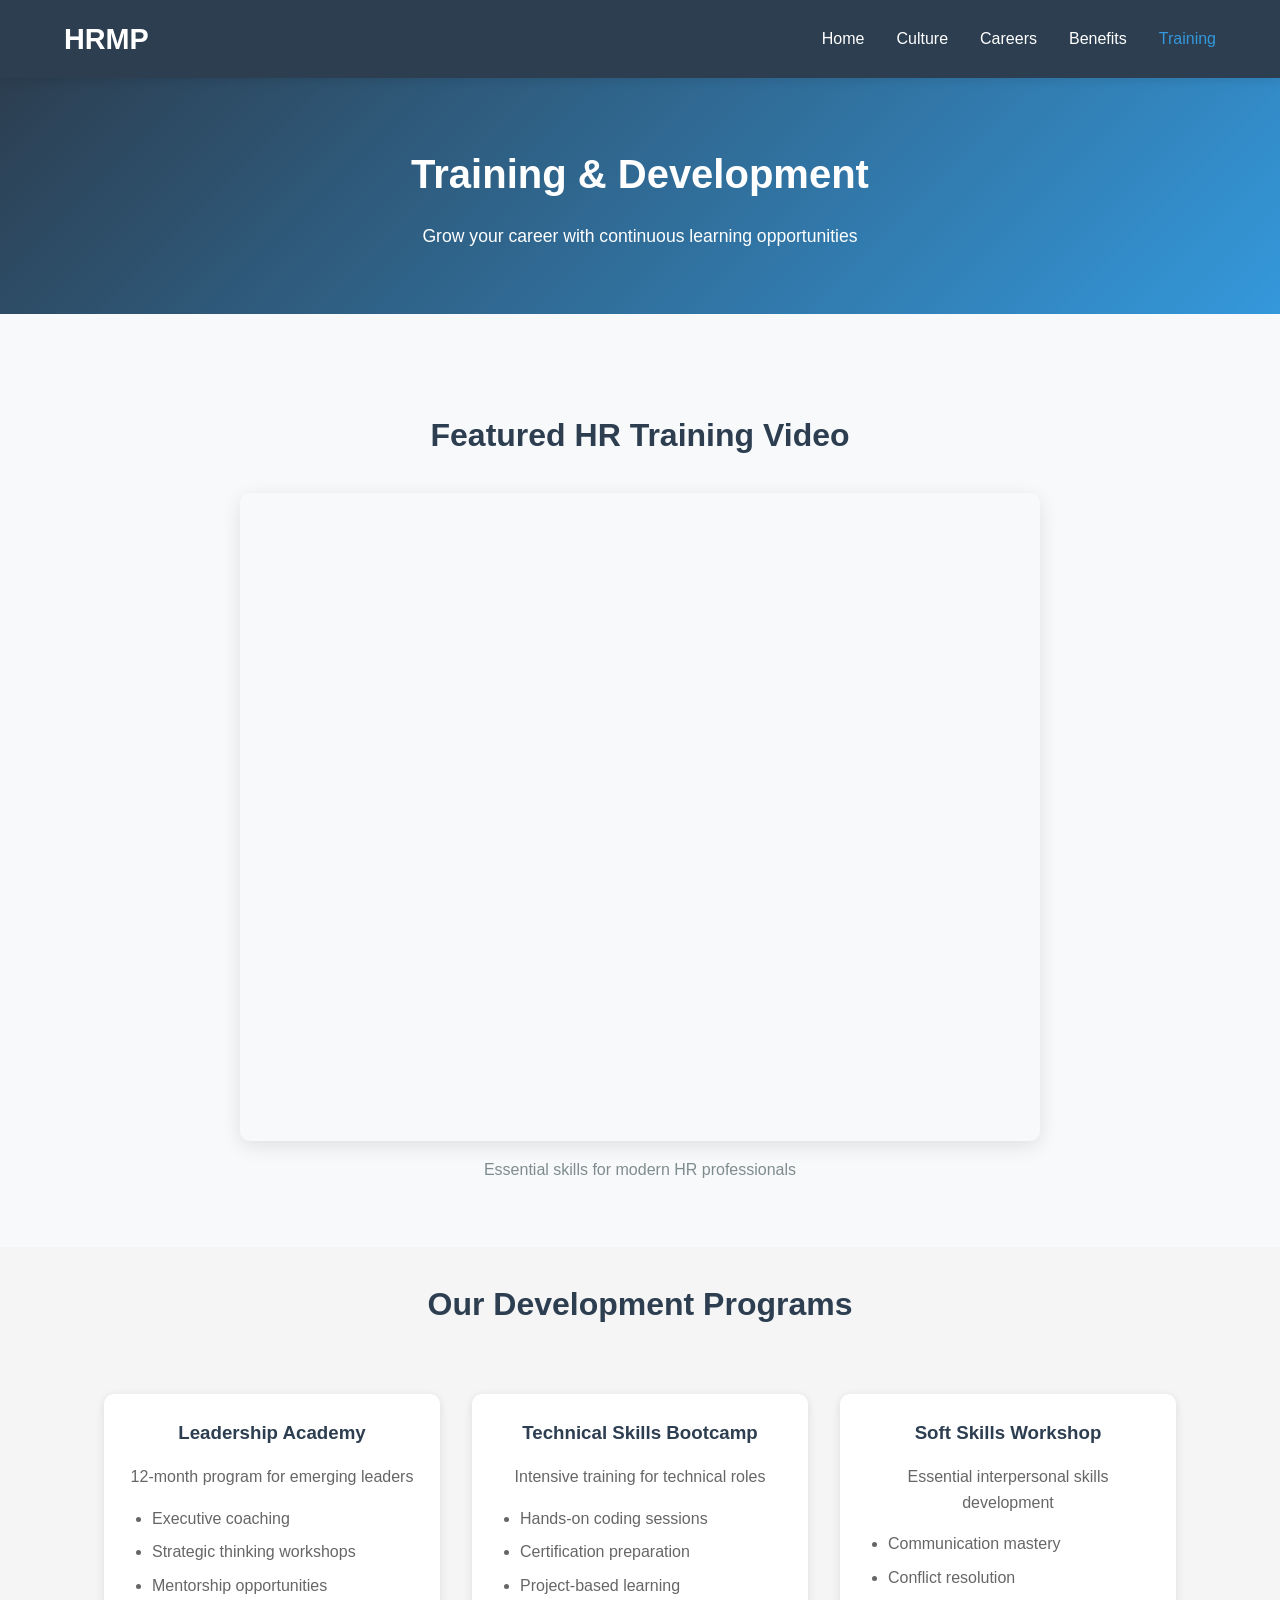
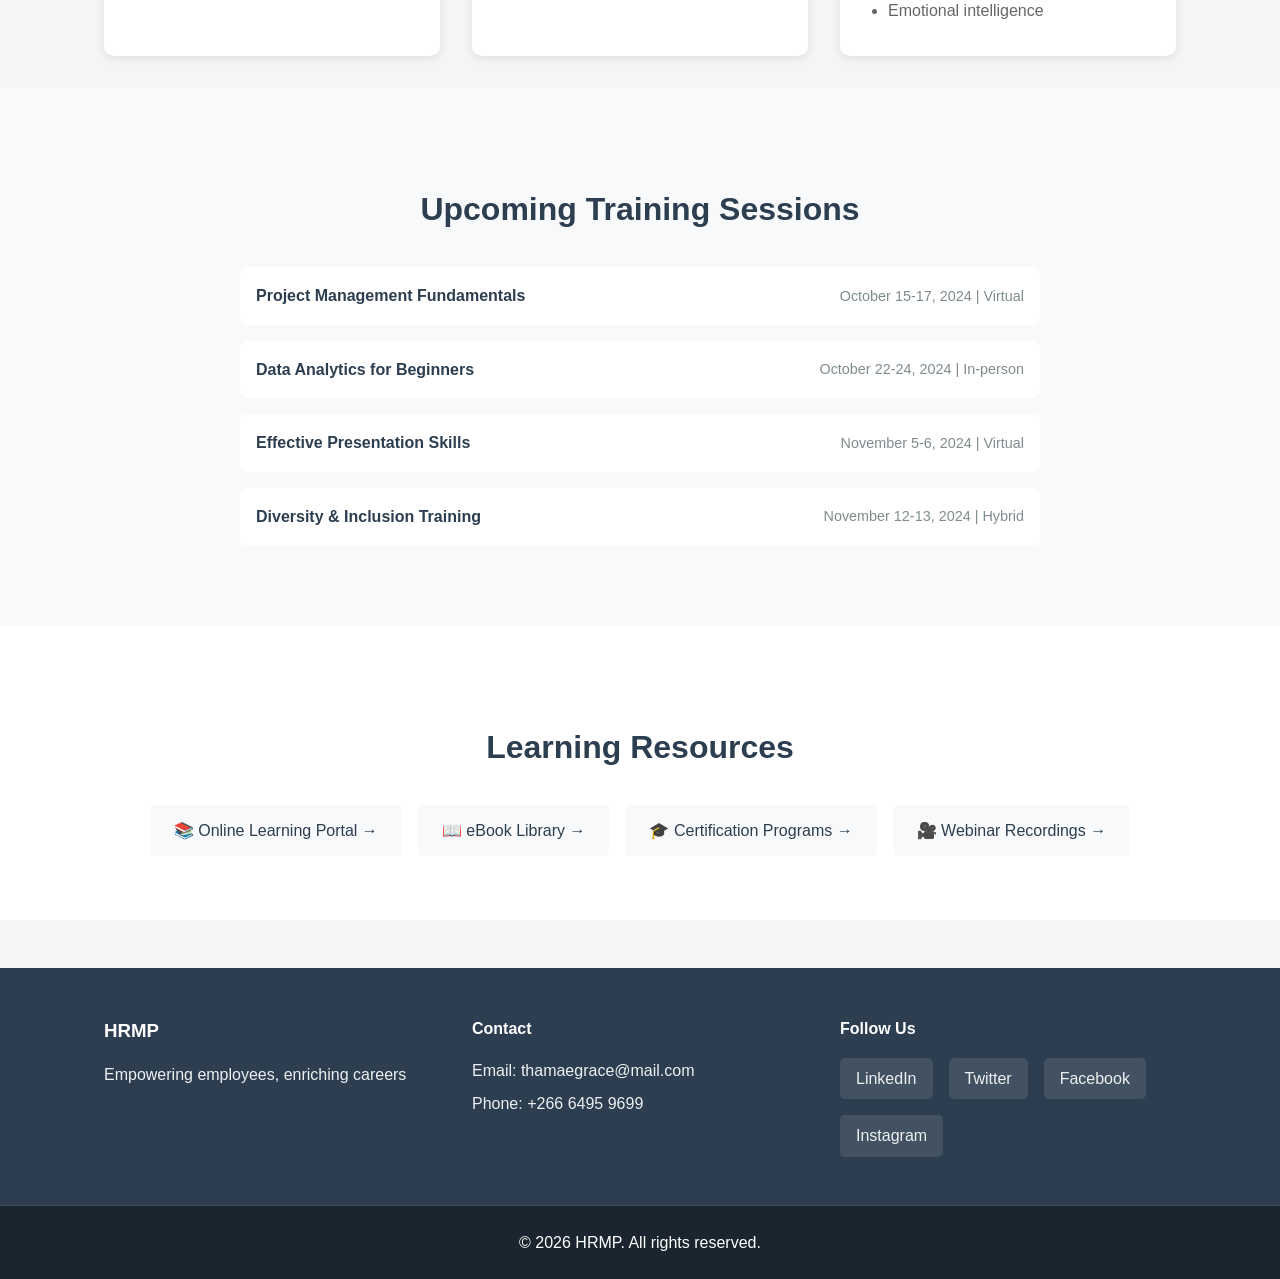
<file: pages/training.html>
<!DOCTYPE html>
<html lang="en">
<head>
  <meta charset="UTF-8">
  <meta name="viewport" content="width=device-width, initial-scale=1.0">
  <title>HRMP | Training & Development</title>
  <link rel="stylesheet" href="../css/style.css">
</head>
<body>
  <header>
    <nav class="navbar">
      <h1 class="logo">HRMP</h1>
      <ul class="nav-links">
        <li><a href="../index.html">Home</a></li>
        <li><a href="culture.html">Culture</a></li>
        <li><a href="careers.html">Careers</a></li>
        <li><a href="benefits.html">Benefits</a></li>
        <li><a href="training.html" class="active">Training</a></li>
      </ul>
      <button class="hamburger">☰</button>
    </nav>
  </header>

  <main>
    <section class="page-header">
      <h1>Training & Development</h1>
      <p>Grow your career with continuous learning opportunities</p>
    </section>

    <section class="training-video">
      <h2>Featured HR Training Video</h2>
      <div class="video-container">
        <iframe width="560" height="315" src="https://www.youtube.com/embed/dQw4w9WgXcQ" title="HR Training Video" frameborder="0" allow="accelerometer; autoplay; clipboard-write; encrypted-media; gyroscope; picture-in-picture" allowfullscreen></iframe>
      </div>
      <p class="video-caption">Essential skills for modern HR professionals</p>
    </section>

    <section class="programs">
      <h2>Our Development Programs</h2>
      <div class="programs-grid">
        <div class="program-card">
          <h3>Leadership Academy</h3>
          <p>12-month program for emerging leaders</p>
          <ul>
            <li>Executive coaching</li>
            <li>Strategic thinking workshops</li>
            <li>Mentorship opportunities</li>
          </ul>
        </div>
        <div class="program-card">
          <h3>Technical Skills Bootcamp</h3>
          <p>Intensive training for technical roles</p>
          <ul>
            <li>Hands-on coding sessions</li>
            <li>Certification preparation</li>
            <li>Project-based learning</li>
          </ul>
        </div>
        <div class="program-card">
          <h3>Soft Skills Workshop</h3>
          <p>Essential interpersonal skills development</p>
          <ul>
            <li>Communication mastery</li>
            <li>Conflict resolution</li>
            <li>Emotional intelligence</li>
          </ul>
        </div>
      </div>
    </section>

    <section class="upcoming-training">
      <h2>Upcoming Training Sessions</h2>
      <div class="training-list">
        <div class="training-item">
          <strong>Project Management Fundamentals</strong>
          <span>October 15-17, 2024 | Virtual</span>
        </div>
        <div class="training-item">
          <strong>Data Analytics for Beginners</strong>
          <span>October 22-24, 2024 | In-person</span>
        </div>
        <div class="training-item">
          <strong>Effective Presentation Skills</strong>
          <span>November 5-6, 2024 | Virtual</span>
        </div>
        <div class="training-item">
          <strong>Diversity & Inclusion Training</strong>
          <span>November 12-13, 2024 | Hybrid</span>
        </div>
      </div>
    </section>

    <section class="learning-resources">
      <h2>Learning Resources</h2>
      <div class="resources-grid">
        <a href="#" class="resource-link">📚 Online Learning Portal →</a>
        <a href="#" class="resource-link">📖 eBook Library →</a>
        <a href="#" class="resource-link">🎓 Certification Programs →</a>
        <a href="#" class="resource-link">🎥 Webinar Recordings →</a>
      </div>
    </section>
  </main>

  <footer>
    <div class="footer-content">
      <div class="footer-section">
        <h3>HRMP</h3>
        <p>Empowering employees, enriching careers</p>
      </div>
      <div class="footer-section">
        <h4>Contact</h4>
        <p>Email: thamaegrace@mail.com</p>
        <p>Phone: +266 6495 9699</p>
      </div>
      <div class="footer-section">
        <h4>Follow Us</h4>
        <div class="social-links">
          <a href="#">LinkedIn</a>
          <a href="#">Twitter</a>
          <a href="#">Facebook</a>
          <a href="#">Instagram</a>
        </div>
      </div>
    </div>
    <div class="footer-bottom">
      <p>&copy; 2026 HRMP. All rights reserved.</p>
    </div>
  </footer>
  <script>
    const hamburger = document.querySelector('.hamburger');
    const navLinks = document.querySelector('.nav-links');
    hamburger.addEventListener('click', () => navLinks.classList.toggle('active'));
  </script>
</body>
</html>
</file>
<file: css/style.css>
/* HRMP - Complete Stylesheet */

/* Reset & Base */
* {
  margin: 0;
  padding: 0;
  box-sizing: border-box;
}

body {
  font-family: 'Segoe UI', Tahoma, Geneva, Verdana, sans-serif;
  line-height: 1.6;
  color: #333;
  background: #f5f5f5;
}

/* Navigation */
.navbar {
  display: flex;
  justify-content: space-between;
  align-items: center;
  padding: 1rem 5%;
  background: #2c3e50;
  color: white;
  position: sticky;
  top: 0;
  z-index: 1000;
  box-shadow: 0 2px 10px rgba(0,0,0,0.1);
}

.logo {
  font-size: 1.8rem;
  font-weight: 700;
}

.nav-links {
  display: flex;
  list-style: none;
  gap: 2rem;
}

.nav-links a {
  color: white;
  text-decoration: none;
  font-weight: 500;
  transition: color 0.3s;
}

.nav-links a:hover,
.nav-links a.active {
  color: #3498db;
}

.hamburger {
  display: none;
  font-size: 1.5rem;
  background: none;
  border: none;
  color: white;
  cursor: pointer;
}

/* Buttons */
.btn-primary, .btn-secondary, .btn-apply {
  display: inline-block;
  padding: 0.75rem 1.5rem;
  border-radius: 5px;
  font-weight: bold;
  text-decoration: none;
  border: none;
  cursor: pointer;
  transition: background 0.3s;
}

.btn-primary {
  background: #e67e22;
  color: white;
}

.btn-primary:hover {
  background: #d35400;
}

.btn-secondary, .btn-apply {
  background: #3498db;
  color: white;
}

.btn-secondary:hover, .btn-apply:hover {
  background: #2980b9;
}

.btn-apply {
  padding: 0.5rem 1.2rem;
  font-size: 0.9rem;
}

/* Section Headings */
section h2 {
  text-align: center;
  font-size: 2rem;
  margin: 2rem 0;
  color: #2c3e50;
}

/* Hero & Page Header */
.hero, .page-header {
  background: linear-gradient(135deg, #2c3e50, #3498db);
  color: white;
  text-align: center;
  padding: 6rem 2rem;
}

.page-header {
  padding: 4rem 2rem;
}

.hero h1, .page-header h1 {
  font-size: 3rem;
  margin-bottom: 1rem;
}

.page-header h1 {
  font-size: 2.5rem;
}

.hero p, .page-header p {
  font-size: 1.2rem;
  margin-bottom: 2rem;
}

.page-header p {
  margin-bottom: 0;
  font-size: 1.1rem;
}

/* Grid Layouts */
.features-grid, .staff-grid, .values-grid, .benefits-grid, 
.programs-grid, .gallery-grid, .highlights-grid {
  display: grid;
  grid-template-columns: repeat(auto-fit, minmax(280px, 1fr));
  gap: 2rem;
  padding: 2rem 5%;
  max-width: 1200px;
  margin: 0 auto;
}

/* Cards */
.card, .staff-card, .value-card, .benefit-card, .program-card, .highlight-card {
  background: white;
  border-radius: 10px;
  padding: 1.5rem;
  text-align: center;
  transition: transform 0.3s;
  box-shadow: 0 2px 10px rgba(0,0,0,0.1);
}

.card:hover, .staff-card:hover, .value-card:hover, 
.benefit-card:hover, .program-card:hover {
  transform: translateY(-5px);
  box-shadow: 0 5px 15px rgba(0,0,0,0.15);
}

.card h3, .staff-card h3, .value-card h3, .benefit-card h3, .program-card h3 {
  margin-bottom: 1rem;
  color: #2c3e50;
}

.card p, .value-card p, .benefit-card p, .program-card p {
  color: #666;
}

/* Staff Cards */
.staff-card {
  padding: 0;
  overflow: hidden;
}

.staff-card img {
  width: 100%;
  height: 250px;
  object-fit: cover;
}

.staff-card h3 {
  margin: 1rem 0 0.5rem;
}

.staff-card p {
  padding-bottom: 1.5rem;
  color: #3498db;
  font-weight: 500;
}

/* Value Cards */
.value-card h3 {
  color: #3498db;
}

/* Program Cards */
.program-card ul {
  margin-top: 1rem;
  padding-left: 1.5rem;
  text-align: left;
}

.program-card li {
  margin-bottom: 0.5rem;
  color: #666;
}

/* Video Section */
.culture-video, .training-video {
  padding: 4rem 5%;
  background: #f8f9fa;
  text-align: center;
}

.video-container {
  position: relative;
  padding-bottom: 56.25%;
  height: 0;
  max-width: 800px;
  margin: 0 auto;
  border-radius: 10px;
  overflow: hidden;
  box-shadow: 0 5px 20px rgba(0,0,0,0.1);
}

.video-container iframe {
  position: absolute;
  top: 0;
  left: 0;
  width: 100%;
  height: 100%;
}

.video-caption {
  margin-top: 1rem;
  color: #7f8c8d;
}

/* Job Listings */
.job-listings {
  padding: 4rem 5%;
  background: white;
}

.job-list {
  max-width: 1000px;
  margin: 0 auto;
}

.job-item {
  background: #f8f9fa;
  padding: 1.5rem;
  margin-bottom: 1.5rem;
  border-radius: 10px;
  display: flex;
  justify-content: space-between;
  align-items: flex-start;
  gap: 1.5rem;
  transition: all 0.3s;
}

.job-item:hover {
  transform: translateX(5px);
  background: white;
  box-shadow: 0 2px 10px rgba(0,0,0,0.1);
}

.job-info {
  flex: 1;
}

.job-info h3 {
  color: #2c3e50;
  margin-bottom: 0.5rem;
}

.job-type {
  color: #3498db;
  font-weight: 500;
  margin-bottom: 0.75rem;
  font-size: 0.9rem;
}

.job-description {
  color: #555;
  margin-bottom: 0.75rem;
}

.job-requirements {
  color: #7f8c8d;
  font-size: 0.9rem;
  margin-top: 0.5rem;
}

/* Recruitment Process */
.recruitment-process {
  padding: 4rem 5%;
  background: #f8f9fa;
}

.process-steps {
  display: flex;
  justify-content: space-between;
  flex-wrap: wrap;
  gap: 1.5rem;
  max-width: 1200px;
  margin: 0 auto;
}

.step {
  flex: 1;
  min-width: 180px;
  text-align: center;
  background: white;
  padding: 1.5rem;
  border-radius: 10px;
  transition: transform 0.3s;
  box-shadow: 0 2px 10px rgba(0,0,0,0.05);
}

.step:hover {
  transform: translateY(-5px);
  box-shadow: 0 5px 15px rgba(0,0,0,0.1);
}

.step-number {
  width: 50px;
  height: 50px;
  background: #3498db;
  color: white;
  border-radius: 50%;
  display: flex;
  align-items: center;
  justify-content: center;
  margin: 0 auto 1rem;
  font-weight: bold;
  font-size: 1.2rem;
}

.step h3 {
  margin-bottom: 0.75rem;
  color: #2c3e50;
  font-size: 1rem;
}

.step p {
  color: #7f8c8d;
  font-size: 0.85rem;
}

/* Two Column Lists */
.benefits-details {
  padding: 4rem 5%;
  background: #f8f9fa;
}

.perks-list {
  column-count: 2;
  column-gap: 2rem;
  list-style: none;
  max-width: 1000px;
  margin: 0 auto;
  padding: 0;
}

.perks-list li {
  background: white;
  margin-bottom: 1rem;
  padding: 1rem;
  border-radius: 8px;
  break-inside: avoid;
  color: #555;
}

/* Policy & Resources Links */
.policy-links, .learning-resources {
  padding: 4rem 5%;
  text-align: center;
}

.policy-links {
  background: white;
}

.learning-resources {
  background: white;
}

.policy-list, .resources-grid {
  display: flex;
  justify-content: center;
  gap: 1rem;
  flex-wrap: wrap;
  max-width: 1000px;
  margin: 0 auto;
}

.policy-link, .resource-link {
  display: inline-block;
  padding: 0.8rem 1.5rem;
  background: #f8f9fa;
  color: #2c3e50;
  text-decoration: none;
  border-radius: 5px;
  transition: all 0.3s;
}

.policy-link:hover, .resource-link:hover {
  background: #3498db;
  color: white;
}

/* Training List */
.upcoming-training {
  padding: 4rem 5%;
  background: #f8f9fa;
}

.training-list {
  max-width: 800px;
  margin: 0 auto;
}

.training-item {
  background: white;
  padding: 1rem;
  margin-bottom: 1rem;
  border-radius: 8px;
  display: flex;
  justify-content: space-between;
  align-items: center;
  flex-wrap: wrap;
  gap: 1rem;
  transition: all 0.3s;
}

.training-item:hover {
  transform: translateX(5px);
  box-shadow: 0 2px 10px rgba(0,0,0,0.1);
}

.training-item strong {
  color: #2c3e50;
}

.training-item span {
  color: #7f8c8d;
  font-size: 0.9rem;
}

/* FAQ */
.benefits-faq {
  padding: 4rem 5%;
  background: #f8f9fa;
}

.faq-list {
  max-width: 800px;
  margin: 0 auto;
}

.faq-item {
  background: white;
  padding: 1.2rem;
  margin-bottom: 1rem;
  border-radius: 8px;
  transition: all 0.3s;
}

.faq-item:hover {
  transform: translateX(5px);
  box-shadow: 0 2px 10px rgba(0,0,0,0.1);
}

.faq-item h3 {
  color: #3498db;
  margin-bottom: 0.5rem;
  font-size: 1rem;
}

.faq-item p {
  color: #666;
}

/* Gallery */
.workplace-gallery {
  padding: 4rem 5%;
  background: white;
}

.gallery-grid img {
  width: 100%;
  height: 250px;
  object-fit: cover;
  border-radius: 10px;
  transition: transform 0.3s;
}

.gallery-grid img:hover {
  transform: scale(1.05);
}

/* Application Page Styles */
.application-page {
  padding: 3rem 5%;
  background: #f8f9fa;
  min-height: 70vh;
}

.application-container {
  max-width: 800px;
  margin: 0 auto;
  background: white;
  border-radius: 15px;
  box-shadow: 0 5px 20px rgba(0,0,0,0.1);
  overflow: hidden;
}

.job-summary {
  background: #2c3e50;
  color: white;
  padding: 1.5rem;
}

.job-summary h3 {
  margin-bottom: 1rem;
  color: white;
}

.job-summary p {
  margin: 0.5rem 0;
  color: #ecf0f1;
}

.application-form-page {
  padding: 2rem;
}

.form-row {
  display: grid;
  grid-template-columns: 1fr 1fr;
  gap: 1.5rem;
  margin-bottom: 1.2rem;
}

.form-group {
  margin-bottom: 1.2rem;
}

.form-group label {
  display: block;
  margin-bottom: 0.5rem;
  font-weight: 500;
  color: #2c3e50;
}

.form-group input,
.form-group select,
.form-group textarea {
  width: 100%;
  padding: 0.75rem;
  border: 1px solid #ddd;
  border-radius: 8px;
  font-size: 1rem;
  font-family: inherit;
}

.form-group input:focus,
.form-group select:focus,
.form-group textarea:focus {
  outline: none;
  border-color: #3498db;
}

.submit-btn {
  width: 100%;
  background: #e67e22;
  color: white;
  padding: 0.9rem;
  border: none;
  border-radius: 8px;
  font-size: 1rem;
  font-weight: bold;
  cursor: pointer;
  margin-top: 1rem;
  transition: background 0.3s;
}

.submit-btn:hover {
  background: #d35400;
}

.form-note {
  text-align: center;
  margin-top: 1rem;
  font-size: 0.8rem;
  color: #7f8c8d;
}

/* Footer */
footer {
  background: #2c3e50;
  color: white;
  margin-top: 3rem;
}

.footer-content {
  display: grid;
  grid-template-columns: repeat(auto-fit, minmax(250px, 1fr));
  gap: 2rem;
  padding: 3rem 5%;
  max-width: 1200px;
  margin: 0 auto;
}

.footer-section h3, .footer-section h4 {
  margin-bottom: 1rem;
}

.footer-section p {
  margin: 0.5rem 0;
  color: #ecf0f1;
}

.footer-section ul {
  list-style: none;
}

.footer-section ul li {
  margin-bottom: 0.5rem;
}

.footer-section a {
  color: #ecf0f1;
  text-decoration: none;
  transition: color 0.3s;
}

.footer-section a:hover {
  color: #3498db;
}

.social-links {
  display: flex;
  gap: 1rem;
  flex-wrap: wrap;
}

.social-links a {
  padding: 0.5rem 1rem;
  background: rgba(255,255,255,0.1);
  border-radius: 5px;
  transition: all 0.3s;
}

.social-links a:hover {
  background: #3498db;
  color: white;
}

.footer-bottom {
  text-align: center;
  padding: 1.5rem;
  background: #1a252f;
  border-top: 1px solid #34495e;
}

/* Responsive Design */
@media (max-width: 768px) {
  .nav-links {
    display: none;
    position: absolute;
    top: 70px;
    left: 0;
    width: 100%;
    background: #2c3e50;
    flex-direction: column;
    padding: 1rem;
    text-align: center;
    gap: 1rem;
  }

  .nav-links.active {
    display: flex;
  }

  .hamburger {
    display: block;
  }

  .hero, .page-header {
    padding: 3rem 1rem;
  }

  .hero h1 {
    font-size: 2rem;
  }

  .page-header h1 {
    font-size: 1.8rem;
  }

  section h2 {
    font-size: 1.5rem;
  }

  .features-grid, .staff-grid, .values-grid, 
  .benefits-grid, .programs-grid {
    grid-template-columns: 1fr;
    gap: 1rem;
  }

  .job-item {
    flex-direction: column;
    align-items: stretch;
  }

  .btn-apply {
    text-align: center;
  }

  .process-steps {
    flex-direction: column;
  }

  .step {
    min-width: auto;
  }

  .perks-list {
    column-count: 1;
  }

  .training-item {
    flex-direction: column;
    text-align: center;
  }

  .policy-list, .resources-grid {
    flex-direction: column;
    align-items: center;
  }

  .policy-link, .resource-link {
    width: 100%;
    max-width: 250px;
    text-align: center;
  }

  .footer-content {
    grid-template-columns: 1fr;
    text-align: center;
  }

  .social-links {
    justify-content: center;
  }

  .form-row {
    grid-template-columns: 1fr;
    gap: 0;
  }
  
  .application-form-page {
    padding: 1.5rem;
  }
  
  .job-summary {
    padding: 1rem;
  }
}

@media (max-width: 480px) {
  .hero h1, .page-header h1 {
    font-size: 1.5rem;
  }

  .hero p, .page-header p {
    font-size: 1rem;
  }

  .staff-card img {
    height: 200px;
  }

  .application-page {
    padding: 2rem 1rem;
  }
  
  .application-container {
    border-radius: 10px;
  }
}
</file>
